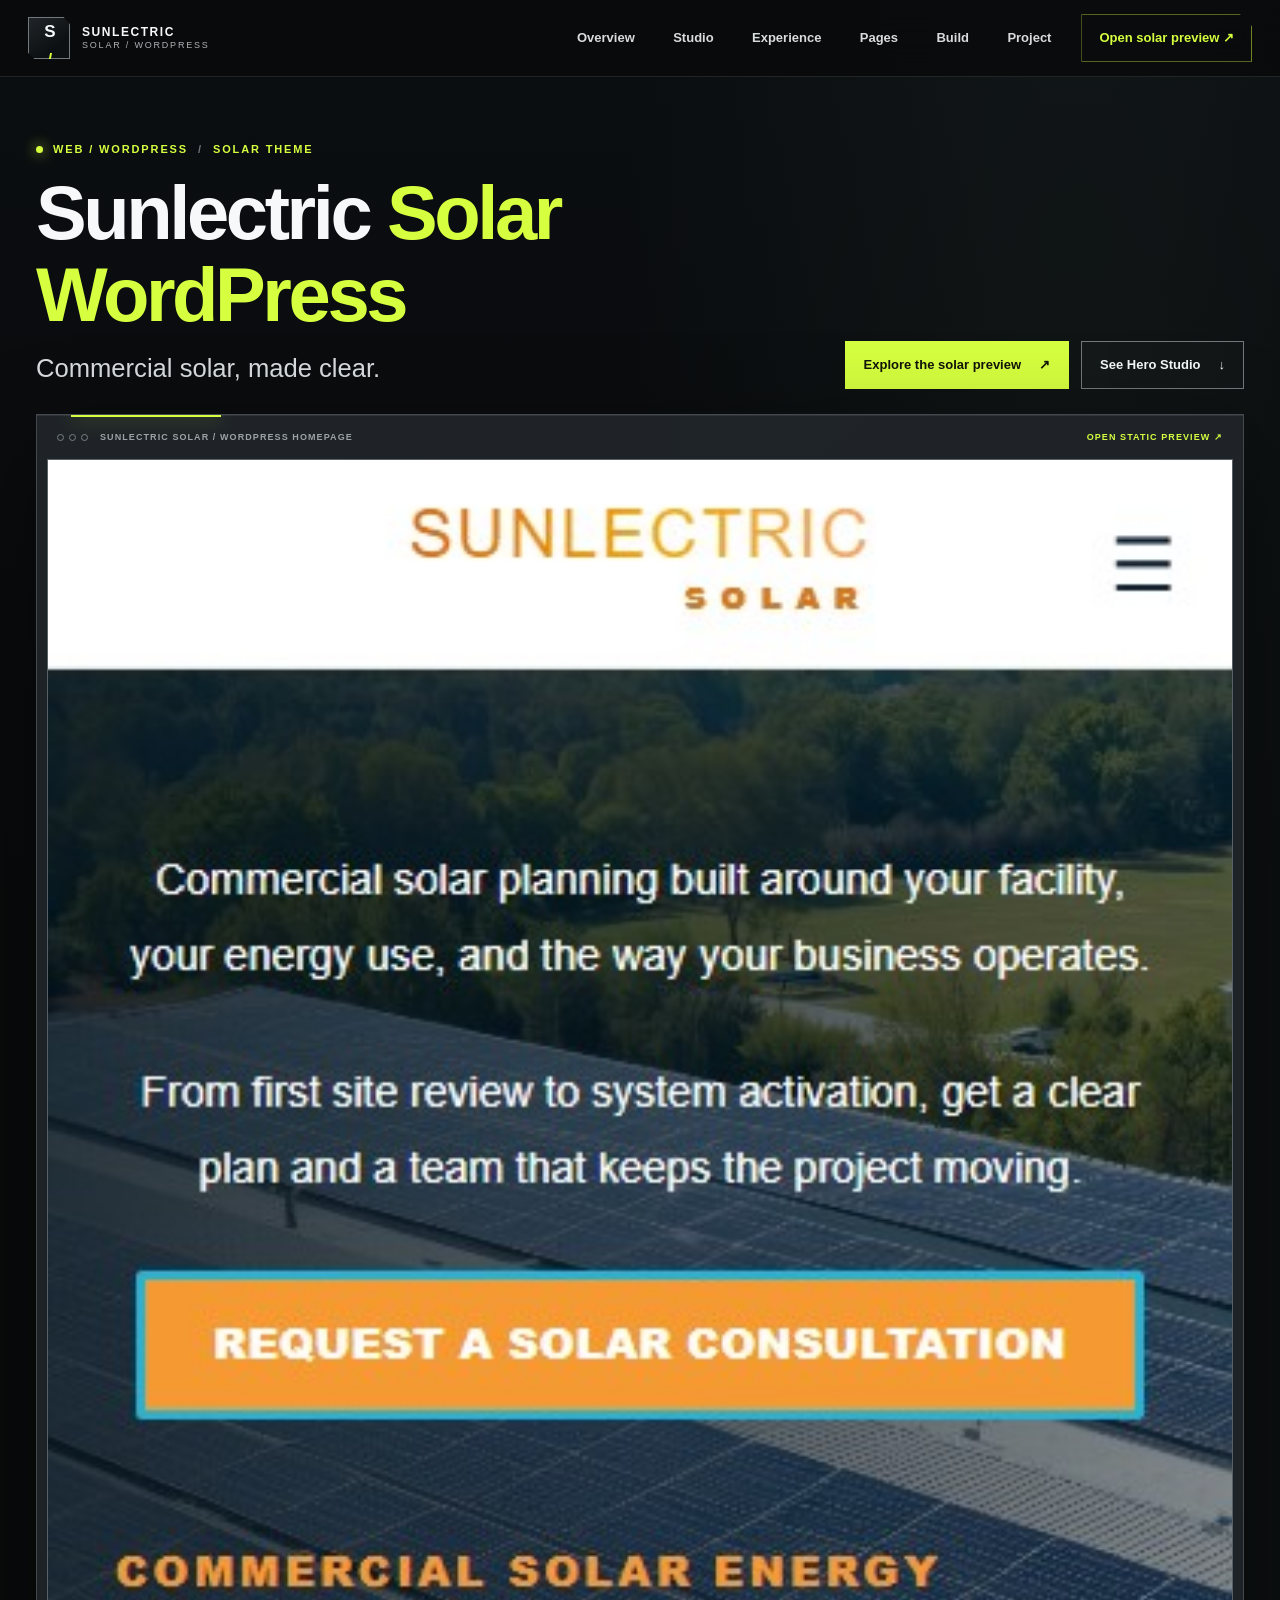
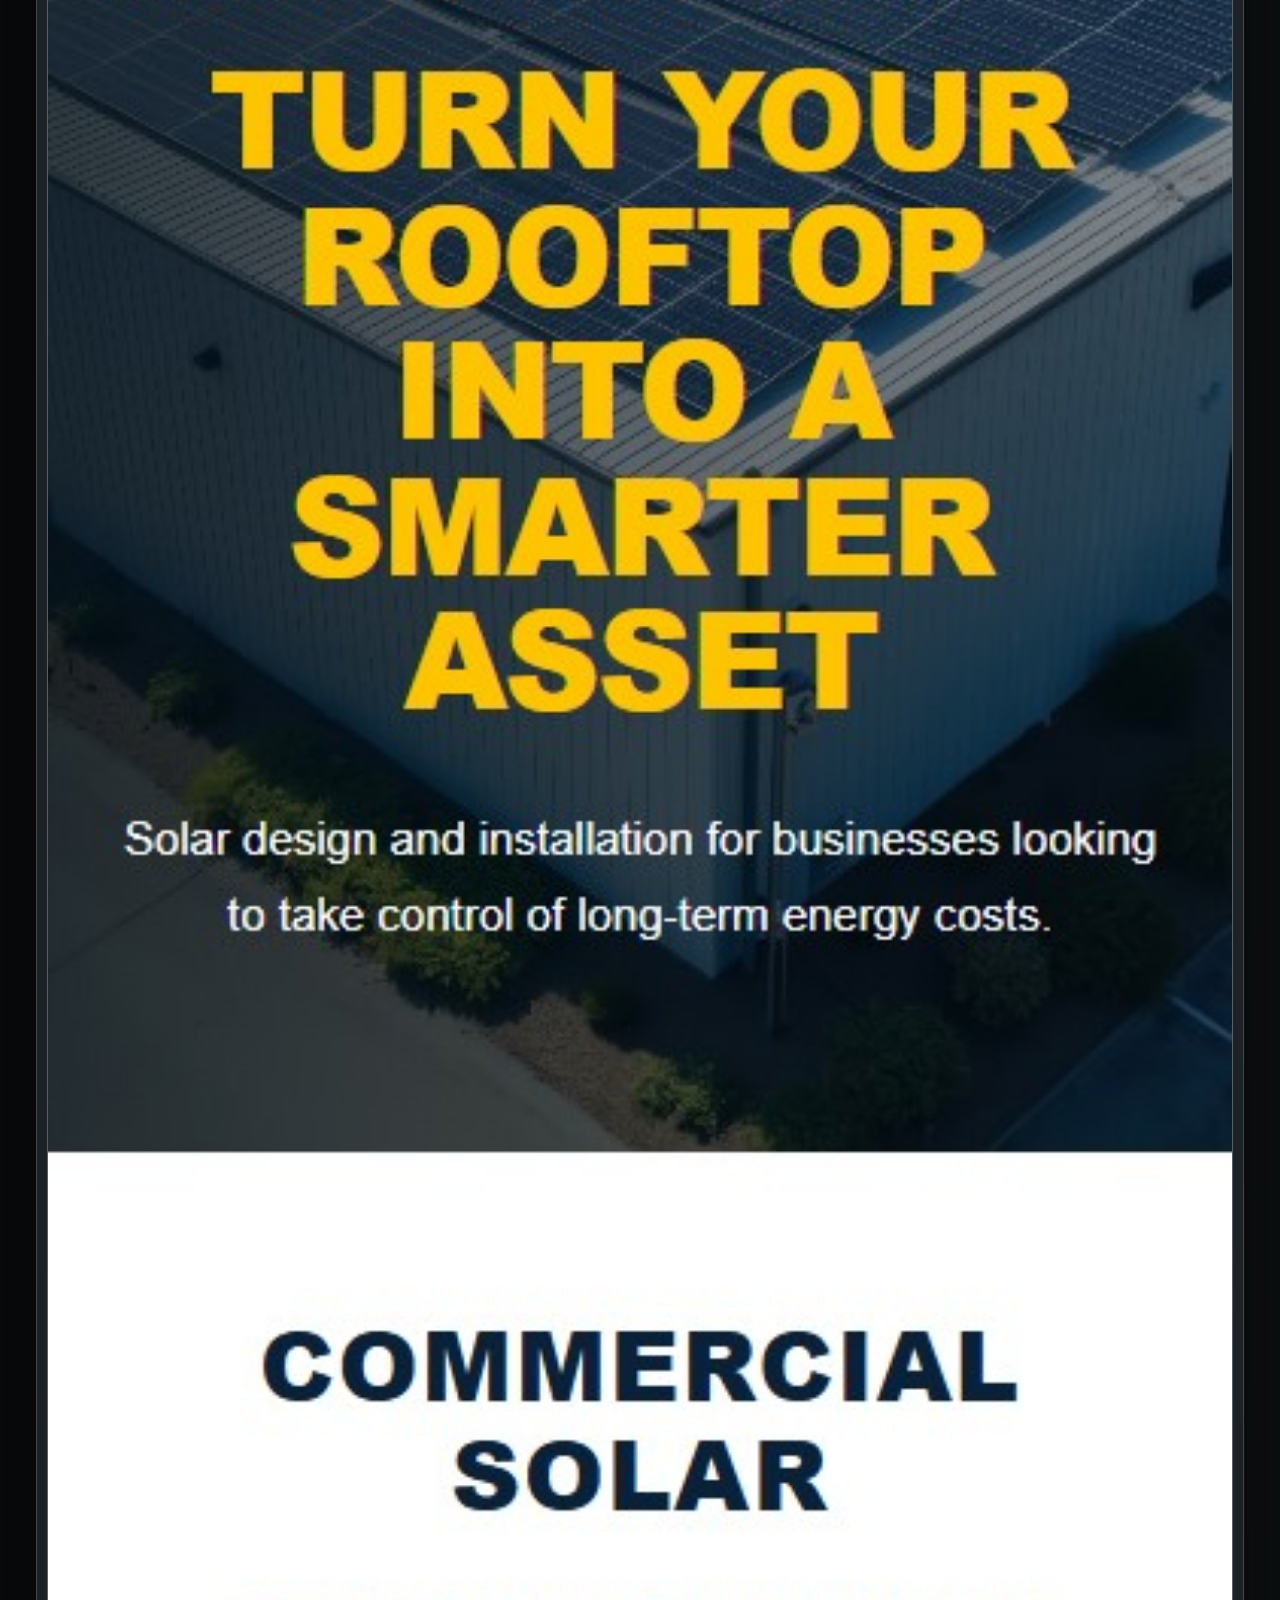
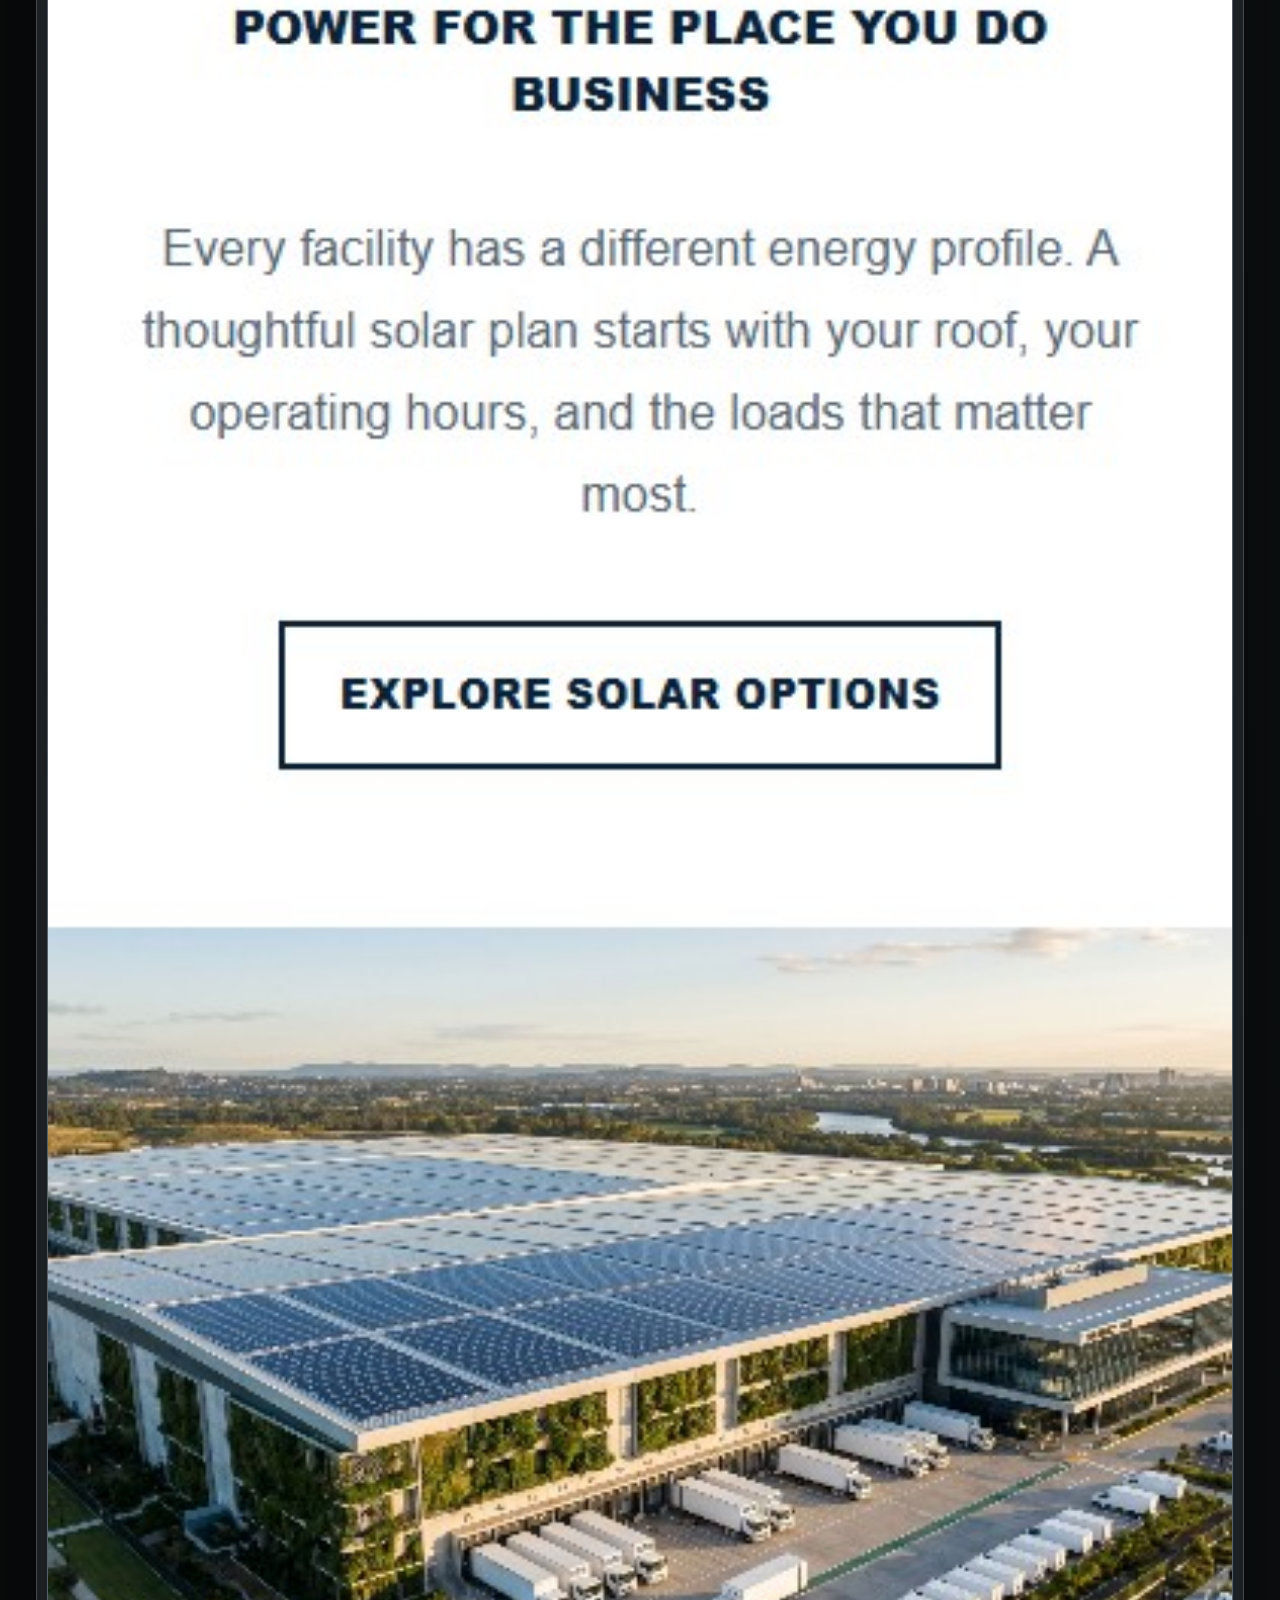
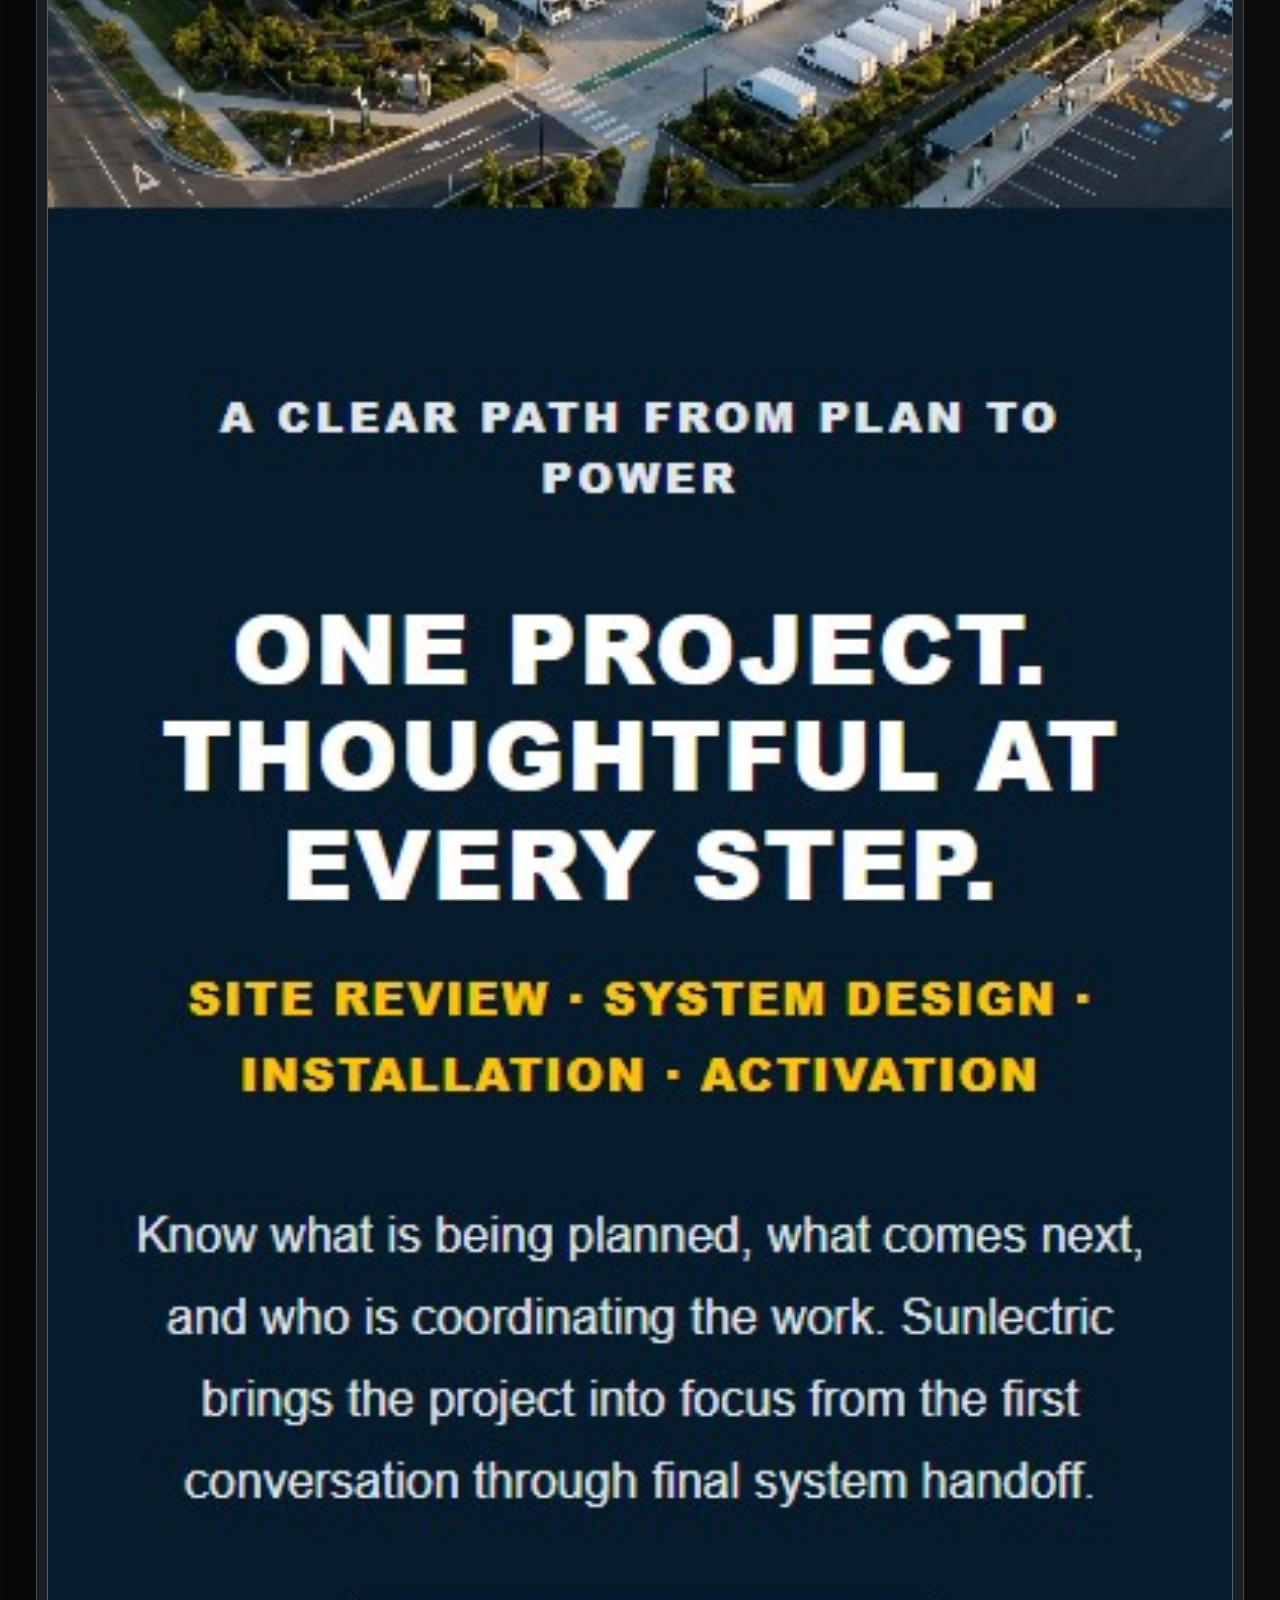
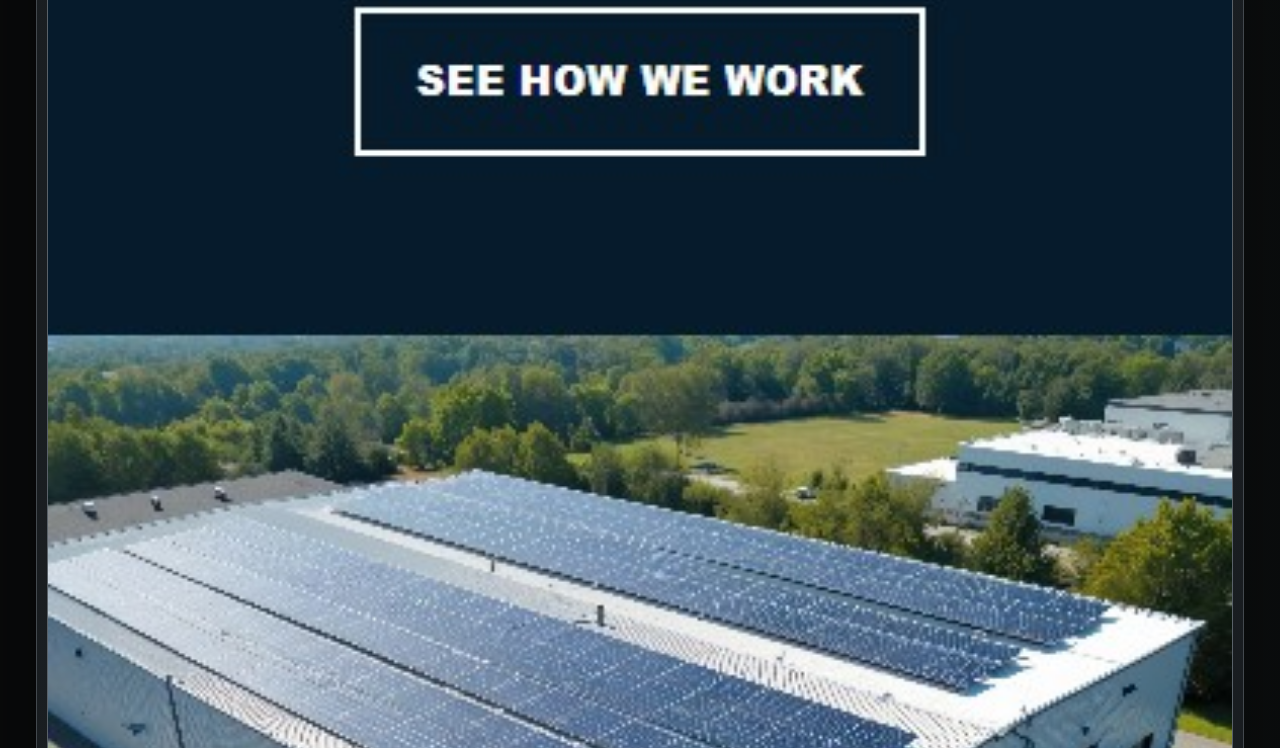
<file: index.html>
<!doctype html>
<html lang="en">
<head>
  <meta charset="utf-8">
  <meta name="viewport" content="width=device-width, initial-scale=1">
  <meta name="description" content="Explore the Sunlectric Solar WordPress theme, its canvas Hero Studio, and the theme options for type, color, header, contact, and map.">
  <meta name="author" content="Joseph Edwards">
  <meta name="theme-color" content="#090a0b">
  <title>Sunlectric Solar WordPress | Design case study</title>
  <meta property="og:title" content="Sunlectric Solar WordPress | Design case study">
  <meta property="og:description" content="A commercial solar WordPress theme with a canvas Hero Studio and theme options for type, color, header, contact, and map.">
  <meta property="og:type" content="website">
  <meta property="og:image" content="docs/previews/desktop-fold.jpg">
  <meta property="og:image:alt" content="Sunlectric Solar commercial solar WordPress homepage preview">
  <meta name="twitter:card" content="summary_large_image">
  <link rel="icon" href="assets/showcase-favicon.svg" type="image/svg+xml">
  <link rel="stylesheet" href="assets/showcase.css">
</head>
<body>
  <a class="skip-link" href="#main">Skip to content</a>
  <header class="masthead">
    <div class="masthead-inner">
      <a class="brand-lockup" href="#top" aria-label="Sunlectric Solar case study home">
        <span class="brand-glyph" aria-hidden="true">S<span>/</span></span>
        <span><strong>SUNLECTRIC</strong><small>SOLAR / WORDPRESS</small></span>
      </a>
      <nav class="main-nav" aria-label="Case study navigation">
        <a href="#overview">Overview</a>
        <a href="#studio">Studio</a>
        <a href="#design">Experience</a>
        <a href="#pages">Pages</a>
        <a href="#build">Build</a>
        <a href="#release">Project</a>
      </nav>
      <a class="nav-cta" href="demo.html">Open solar preview <span aria-hidden="true">↗</span></a>
      <details class="mobile-nav">
        <summary aria-label="Open navigation"><span></span><span></span></summary>
        <nav aria-label="Mobile navigation">
          <a href="#overview">Overview</a><a href="#studio">Studio</a><a href="#design">Experience</a><a href="#pages">Pages</a><a href="#build">Build</a><a href="#release">Project</a>
          <a href="demo.html">Open solar preview ↗</a>
        </nav>
      </details>
    </div>
  </header>

  <main id="main">
    <section class="hero shell" id="top" aria-labelledby="page-title">
      <div class="hero-heading">
        <div class="hero-copy">
          <p class="eyebrow"><span class="status-dot"></span> WEB / WORDPRESS <span class="eyebrow-sep">/</span> SOLAR THEME</p>
          <h1 id="page-title">Sunlectric <span>Solar WordPress</span></h1>
          <p class="hero-lead">Commercial solar, made clear.</p>
        </div>
        <div class="hero-actions">
          <a class="button button-primary" href="demo.html">Explore the solar preview <span aria-hidden="true">↗</span></a>
          <a class="button button-quiet" href="#studio">See Hero Studio <span aria-hidden="true">↓</span></a>
        </div>
      </div>
      <div class="hero-site-preview">
        <div class="preview-browser-bar"><span class="browser-dots" aria-hidden="true"><i></i><i></i><i></i></span><span>SUNLECTRIC SOLAR / WORDPRESS HOMEPAGE</span><a href="demo.html">OPEN STATIC PREVIEW ↗</a></div>
        <a class="hero-fold-shot" href="docs/previews/desktop-fold.jpg" aria-label="Open the Sunlectric Solar desktop homepage preview">
          <picture><source media="(max-width: 720px)" srcset="docs/previews/mobile.jpg"><img src="docs/previews/desktop-fold.jpg" width="1440" height="900" alt="Sunlectric Solar WordPress homepage with a commercial solar facility hero, gold headline, orange actions, and solar photography" fetchpriority="high"></picture>
        </a>
      </div>
      <p class="preview-disclaimer">A responsive HTML representation of the private WordPress theme. Preview contact actions do not submit information.</p>
      <div class="hero-underbar"><span>VERSION <b>1.10.1</b></span><span>CANVAS HERO STUDIO</span><span>THEME OPTIONS</span></div>
    </section>

    <section class="section shell" id="overview">
      <div class="section-heading">
        <div><p class="section-index">01 / RESPONSIVE PREVIEW</p><h2>One solar site. Every screen.</h2></div>
        <p>Explore the desktop and mobile layouts, from the first solar consultation through services, project planning, questions, and next steps.</p>
      </div>
      <div class="preview-grid">
        <article class="preview-panel glass-card">
          <div class="panel-top"><span>DESKTOP / FULL PAGE</span><span class="panel-dots" aria-hidden="true"><i></i><i></i><i></i></span></div>
          <a href="docs/previews/desktop.jpg"><img src="docs/previews/desktop.jpg" width="1440" height="5969" alt="Full-page desktop view of the Sunlectric Solar WordPress homepage" loading="lazy"></a>
          <div class="panel-caption"><span>Desktop experience</span><a href="demo.html">Open the static preview ↗</a></div>
        </article>
        <article class="preview-panel preview-mobile glass-card">
          <div class="panel-top"><span>MOBILE / FULL PAGE</span><span class="panel-dots" aria-hidden="true"><i></i><i></i><i></i></span></div>
          <a href="docs/previews/mobile.jpg"><img src="docs/previews/mobile.jpg" width="390" height="7925" alt="Full-page mobile view of the Sunlectric Solar WordPress homepage" loading="lazy"></a>
          <div class="panel-caption"><span>Mobile experience</span><a href="demo.html">Open the static preview ↗</a></div>
        </article>
      </div>
    </section>

    <section class="section section-alt" id="studio">
      <div class="shell">
        <div class="section-heading">
          <div><p class="section-index">02 / CUSTOM HERO STUDIO</p><h2>Edit the hero on the canvas.</h2></div>
          <p>Hero Studio is the theme’s own editor for the homepage story. Theme options set the rest of the site: type, color, header, contact, and map.</p>
        </div>
        <div class="studio-layout">
          <div class="studio-board glass-card">
            <div class="studio-board__bar"><span>HERO STUDIO</span><span>SLIDES · PLAYBACK · HERO DESIGN</span></div>
            <div class="studio-film" aria-hidden="true"><b>01</b><b>02</b><b>03</b><span>Add</span></div>
            <div class="studio-stage">
              <p>COMMERCIAL SOLAR</p>
              <strong>Make your roof work for your business.</strong>
              <em>Selected · Headline</em>
            </div>
            <div class="studio-lanes" aria-hidden="true">
              <span><i style="width:54%"></i></span>
              <span><i class="is-text" style="width:40%;margin-left:8%"></i><i class="is-exit" style="width:12%"></i></span>
              <span><i class="is-text" style="width:40%;margin-left:14%"></i><i class="is-exit" style="width:12%"></i></span>
              <span><i class="is-text" style="width:40%;margin-left:20%"></i><i class="is-exit" style="width:12%"></i></span>
              <span><i class="is-text" style="width:40%;margin-left:26%"></i><i class="is-exit" style="width:12%"></i></span>
            </div>
            <div class="studio-board__foot"><span>Reset timing</span><span>Headline starts at 230 ms</span></div>
          </div>
          <div class="studio-notes">
            <article>
              <h3>Hero Studio</h3>
              <ul>
                <li>Eight solar stories, with the first three ready to show</li>
                <li>Click a layer to change its words, font, color, and size</li>
                <li>Time each layer on its own, then reset the default stagger</li>
                <li>Still image or muted video, overlay, and two buttons</li>
                <li>Desktop, mobile, and full-screen preview before you save</li>
              </ul>
            </article>
            <article>
              <h3>Theme options</h3>
              <ul>
                <li>One-page or multi-page presentation</li>
                <li>Site fonts, brand colors, and button styling</li>
                <li>Sticky header, scroll shrink, and menu motion</li>
                <li>Logos for the main header, the scrolled state, and mobile</li>
                <li>Contact recipient and a keyless OpenStreetMap location</li>
              </ul>
            </article>
          </div>
        </div>
      </div>
    </section>

    <section class="section section-alt" id="design">
      <div class="shell">
        <div class="section-heading">
          <div><p class="section-index">03 / CUSTOMER EXPERIENCE</p><h2>A clearer path to a solar plan.</h2></div>
          <p>Give business owners a straightforward way to understand the project, compare options, and decide what to explore next.</p>
        </div>
        <div class="benefit-grid">
          <article class="benefit-card"><span class="card-number">01</span><h3>Start with the facility</h3><p>Introduce rooftop systems and energy planning in the context of the building and its operating needs.</p></article>
          <article class="benefit-card"><span class="card-number">02</span><h3>Make options readable</h3><p>Present solar generation, storage, and project steps with plain language and clear section hierarchy.</p></article>
          <article class="benefit-card"><span class="card-number">03</span><h3>Keep the next step visible</h3><p>Responsive navigation and consultation actions give visitors a clear path through the page.</p></article>
          <article class="benefit-card"><span class="card-number">04</span><h3>Adapt the identity</h3><p>Gold headings, orange actions, dark solar photography, and alternating photo sections preserve the source design in Sunlectric branding.</p></article>
        </div>
      </div>
    </section>

    <section class="section" id="pages">
      <div class="shell">
        <div class="section-heading">
          <div><p class="section-index">04 / PRESENTATION OPTIONS</p><h2>One page or a fuller site.</h2></div>
          <p>Use the single-page layout for a focused introduction, or open the multi-page version with dedicated About Us and Contact Us pages.</p>
        </div>
        <div class="page-preview-grid">
          <article class="page-preview-card glass-card"><a href="demo.html"><img src="docs/previews/desktop-fold.jpg" width="1440" height="900" alt="Single-page Sunlectric Solar homepage preview" loading="lazy"></a><div><h3>Single-page</h3><p>A complete solar introduction in one scrolling experience.</p><a class="text-action" href="demo.html">Open single-page preview ↗</a></div></article>
          <article class="page-preview-card glass-card"><a href="about.html"><img src="docs/previews/about.jpg" width="1440" height="3191" alt="Sunlectric Solar About Us page preview" loading="lazy"></a><div><h3>About Us</h3><p>A separate page for the approach, values, and project story.</p><a class="text-action" href="about.html">Open About Us ↗</a></div></article>
          <article class="page-preview-card glass-card"><a href="contact.html"><img src="docs/previews/contact.jpg" width="1440" height="900" alt="Sunlectric Solar Contact Us page preview" loading="lazy"></a><div><h3>Contact Us</h3><p>A dedicated inquiry page with an optional, keyless OpenStreetMap location.</p><a class="text-action" href="contact.html">Open Contact Us ↗</a></div></article>
        </div>
        <div class="page-preview-actions"><a class="button button-primary" href="demo-multipage.html">Open multi-page homepage ↗</a></div>
        <div class="footer-preview-heading"><h3>Footer map options</h3><p>The map can appear on Contact Us above a plain footer, or sit above the footer across the whole site.</p></div>
        <div class="footer-preview-grid">
          <a class="footer-preview-card glass-card" href="contact.html?footer-map=off"><span>STANDARD FOOTER</span><img src="docs/previews/footer-no-map.jpg" width="1440" height="145" alt="Sunlectric footer without map" loading="lazy"></a>
          <a class="footer-preview-card glass-card" href="contact.html?footer-map=on"><span>FOOTER WITH MAP</span><img src="docs/previews/footer-with-map.jpg" width="1440" height="595" alt="Sunlectric footer with OpenStreetMap" loading="lazy"></a>
        </div>
      </div>
    </section>

    <section class="section shell" id="build">
      <div class="section-heading">
        <div><p class="section-index">05 / BUILD SHEET</p><h2>Theme capabilities and technology.</h2></div>
        <p>A lightweight WordPress theme with its own Hero Studio, theme options for type and color, responsive layouts, and an optional Elementor path.</p>
      </div>
      <div class="build-layout">
        <div class="stack-grid" aria-label="Technology stack">
          <article class="stack-card"><img class="stack-icon" src="assets/icons/php-glass.webp" width="112" height="112" loading="lazy" alt=""><div><h3>PHP</h3><p>WordPress theme setup and templates.</p></div></article>
          <article class="stack-card"><img class="stack-icon" src="assets/icons/wordpress-glass.webp" width="112" height="112" loading="lazy" alt=""><div><h3>WordPress + Elementor</h3><p>Theme files, Hero Studio, and an optional visual homepage.</p></div></article>
          <article class="stack-card"><img class="stack-icon" src="assets/icons/html5-glass.webp" width="112" height="112" loading="lazy" alt=""><div><h3>HTML5</h3><p>Semantic page structure and accessible navigation.</p></div></article>
          <article class="stack-card"><img class="stack-icon" src="assets/icons/css3-glass.webp" width="112" height="112" loading="lazy" alt=""><div><h3>CSS3</h3><p>Responsive editorial layout and solar color palette.</p></div></article>
          <article class="stack-card"><img class="stack-icon" src="assets/icons/javascript-glass.webp" width="112" height="112" loading="lazy" alt=""><div><h3>JavaScript</h3><p>Hero playback, timeline editing, and mobile navigation.</p></div></article>
          <article class="stack-card"><img class="stack-icon" src="assets/icons/webp-glass.webp" width="112" height="112" loading="lazy" alt=""><div><h3>WebP icons</h3><p>Compressed glass artwork for the showcase build sheet.</p></div></article>
        </div>
        <aside class="requirements-card glass-card">
          <p class="section-index">COMPATIBILITY BASELINE</p>
          <div class="requirement"><span>WordPress</span><strong>6.4+</strong></div>
          <div class="requirement"><span>PHP</span><strong>7.4+</strong></div>
          <div class="requirement"><span>Plugins required</span><strong>None</strong></div>
          <p class="requirements-note">The starter page uses WordPress core. Free Elementor can replace it with a visual page. Update example copy, links, and contact details before launch.</p>
          <a class="text-action" href="README.md">Review theme details <span aria-hidden="true">↗</span></a>
        </aside>
      </div>
    </section>

    <section class="section shell" id="release">
      <div class="release-panel glass-card">
        <div><p class="section-index">06 / PROJECT SUMMARY</p><h2>Explore the design.<br><span>See the solar preview.</span></h2></div>
        <div class="release-copy"><p>Sunlectric Solar WordPress brings a commercial solar homepage, a canvas Hero Studio, and theme options for type, color, header, contact, and map together in a compact theme.</p><p>Browse the rendered previews or open the static representation. Demo contact actions are presentational only.</p><div class="release-actions"><a class="button button-primary" href="demo.html">Open the solar preview <span aria-hidden="true">↗</span></a><a class="button button-outline" href="README.md">Read theme details <span aria-hidden="true">↗</span></a></div></div>
      </div>
    </section>
  </main>
  <footer class="site-footer"><div class="shell footer-inner"><a class="brand-lockup" href="#top"><span class="brand-glyph" aria-hidden="true">S<span>/</span></span><span><strong>SUNLECTRIC</strong><small>SOLAR / WORDPRESS</small></span></a><p>Built by Joseph Edwards · Theme showcase · Version 1.10.1</p><a href="demo.html">Open the preview ↗</a></div></footer>
</body>
</html>
</file>
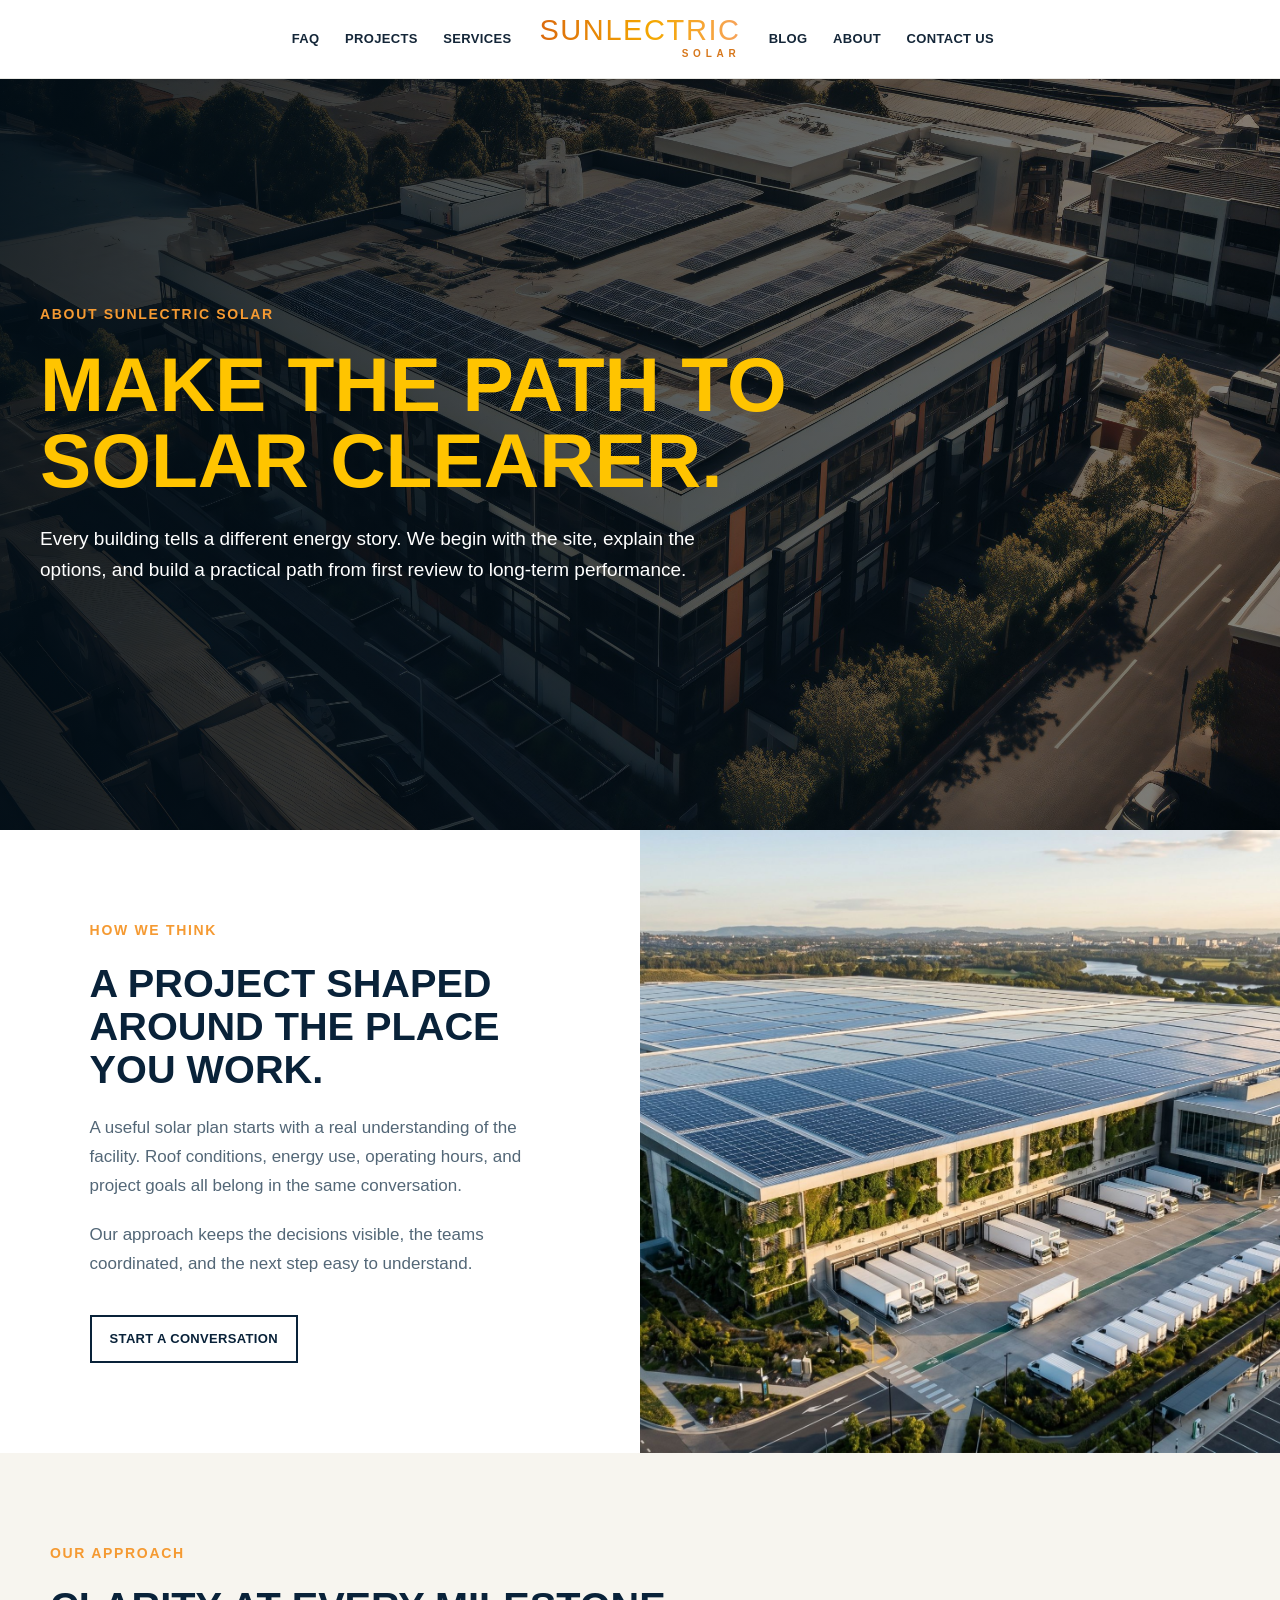
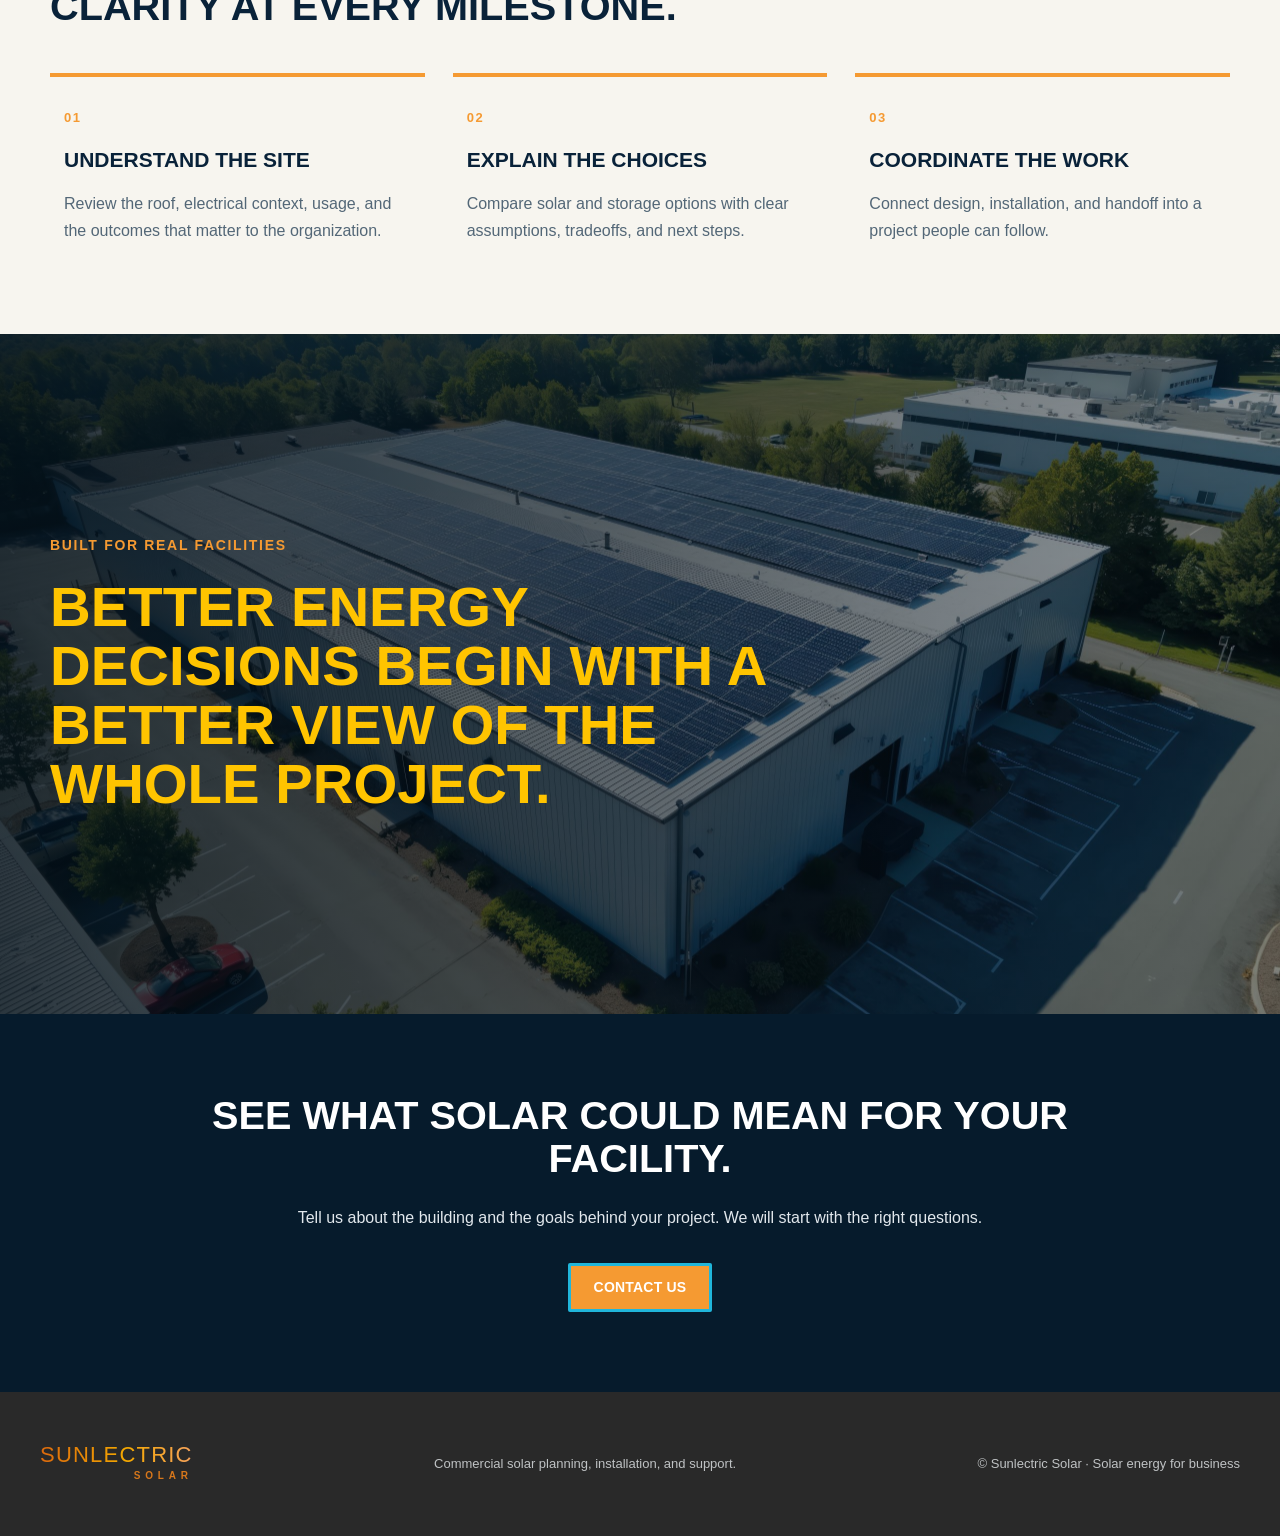
<file: about.html>
<!doctype html>
<html lang="en">
<head>
<meta charset="utf-8"><meta name="viewport" content="width=device-width, initial-scale=1">
<meta name="description" content="About Sunlectric Solar: a clear approach to commercial solar projects.">
<title>About Us | Sunlectric Solar</title>
<link rel="icon" href="assets/showcase-favicon.svg" type="image/svg+xml">
<link rel="stylesheet" href="assets/style.css?v=1.3.2"><link rel="stylesheet" href="assets/pages.css?v=1.3.2">
<script src="assets/site.js?v=1.3.2" defer></script>
</head>
<body>
<div class="wp-site-blocks"><header class="sunlectric-header"><div class="sunlectric-header__inner">
  <nav class="sunlectric-nav-left" aria-label="Navigation left of logo"><a href="demo-multipage.html#faq">FAQ</a><a href="demo-multipage.html#projects">Projects</a><a href="demo-multipage.html#solutions">Services</a></nav>
  <a class="sunlectric-brand" href="demo-multipage.html" aria-label="Sunlectric Solar home"><span class="sunlectric-brand__name">SUNLECTRIC<span class="sunlectric-brand__descriptor">SOLAR</span></span></a>
  <nav class="sunlectric-nav-right" aria-label="Navigation right of logo"><a href="demo-multipage.html#blog">Blog</a><a href="about.html" aria-current="page">About</a><a href="contact.html">Contact us</a></nav>
  <details class="sunlectric-nav__mobile"><summary aria-label="Open navigation menu">☰</summary><nav class="sunlectric-nav__mobile-links" aria-label="Mobile navigation"><a href="demo-multipage.html#faq">FAQ</a><a href="demo-multipage.html#projects">Projects</a><a href="demo-multipage.html#solutions">Services</a><a href="demo-multipage.html#blog">Blog</a><a href="about.html">About</a><a href="contact.html">Contact us</a></nav></details>
</div></header>
<main id="main">
  <section class="sunlectric-inner-hero sunlectric-inner-hero--about"><div class="sunlectric-inner-hero__inner"><p class="sunlectric-eyebrow">About Sunlectric Solar</p><h1>Make the path to solar clearer.</h1><p>Every building tells a different energy story. We begin with the site, explain the options, and build a practical path from first review to long-term performance.</p></div></section>
  <section class="sunlectric-page-intro"><div class="sunlectric-page-intro__copy"><p class="sunlectric-eyebrow">How we think</p><h2>A project shaped around the place you work.</h2><p>A useful solar plan starts with a real understanding of the facility. Roof conditions, energy use, operating hours, and project goals all belong in the same conversation.</p><p>Our approach keeps the decisions visible, the teams coordinated, and the next step easy to understand.</p><a class="sunlectric-link-button" href="contact.html">Start a conversation</a></div><figure><img src="assets/images/solar-logistics-campus.jpeg" alt="Commercial building with a large rooftop solar array" loading="lazy"></figure></section>
  <section class="sunlectric-values"><div class="sunlectric-values__inner"><p class="sunlectric-eyebrow">Our approach</p><h2>Clarity at every milestone.</h2><div class="sunlectric-values__grid"><article><span>01</span><h3>Understand the site</h3><p>Review the roof, electrical context, usage, and the outcomes that matter to the organization.</p></article><article><span>02</span><h3>Explain the choices</h3><p>Compare solar and storage options with clear assumptions, tradeoffs, and next steps.</p></article><article><span>03</span><h3>Coordinate the work</h3><p>Connect design, installation, and handoff into a project people can follow.</p></article></div></div></section>
  <section class="sunlectric-inner-photo"><div><p class="sunlectric-eyebrow">Built for real facilities</p><h2>Better energy decisions begin with a better view of the whole project.</h2></div></section>
  <section class="sunlectric-page-outro"><div><h2>See what solar could mean for your facility.</h2><p>Tell us about the building and the goals behind your project. We will start with the right questions.</p><a class="sunlectric-button" href="contact.html">Contact us</a></div></section>
</main>
<footer class="sunlectric-footer"><div class="sunlectric-footer__inner"><a class="sunlectric-brand" href="demo-multipage.html" aria-label="Sunlectric Solar home"><span class="sunlectric-brand__name">SUNLECTRIC<span class="sunlectric-brand__descriptor">SOLAR</span></span></a><p>Commercial solar planning, installation, and support.</p><p>© Sunlectric Solar · Solar energy for business</p></div></footer>
</div>
</body>
</html>
</file>
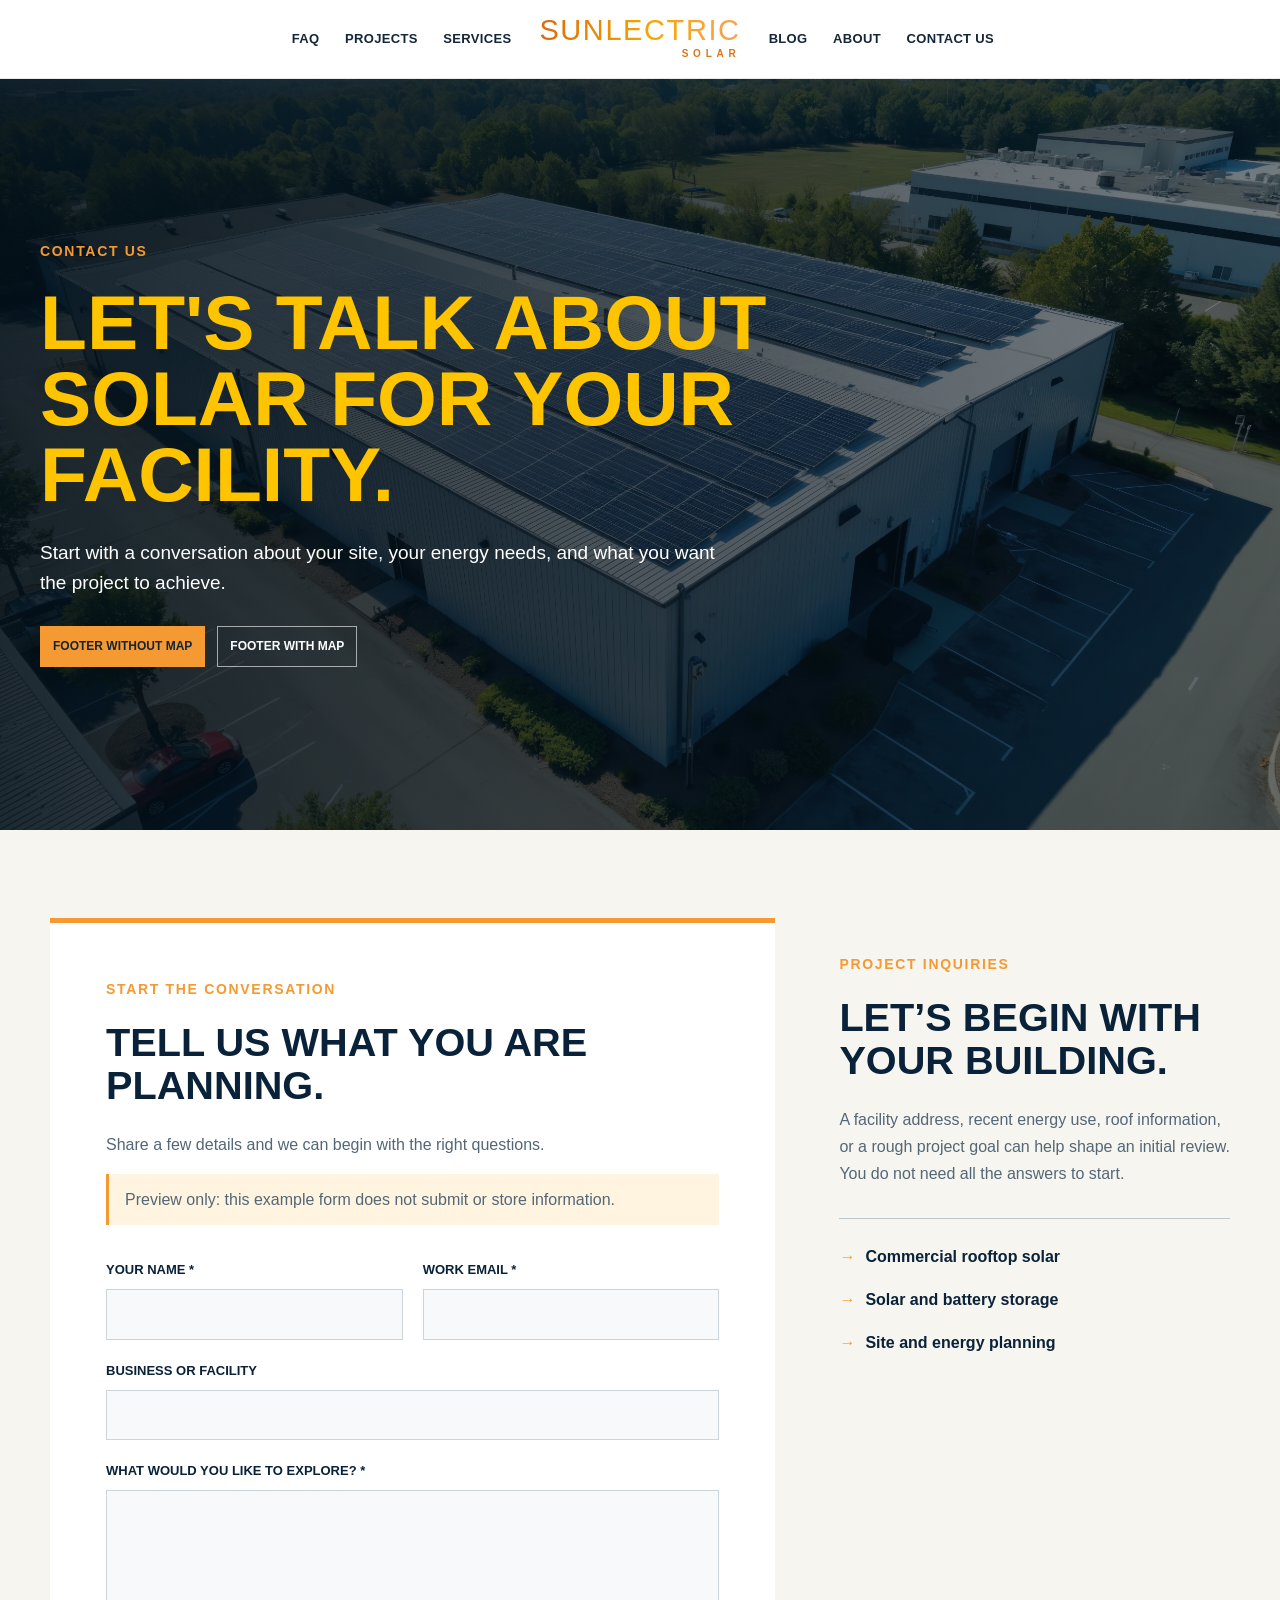
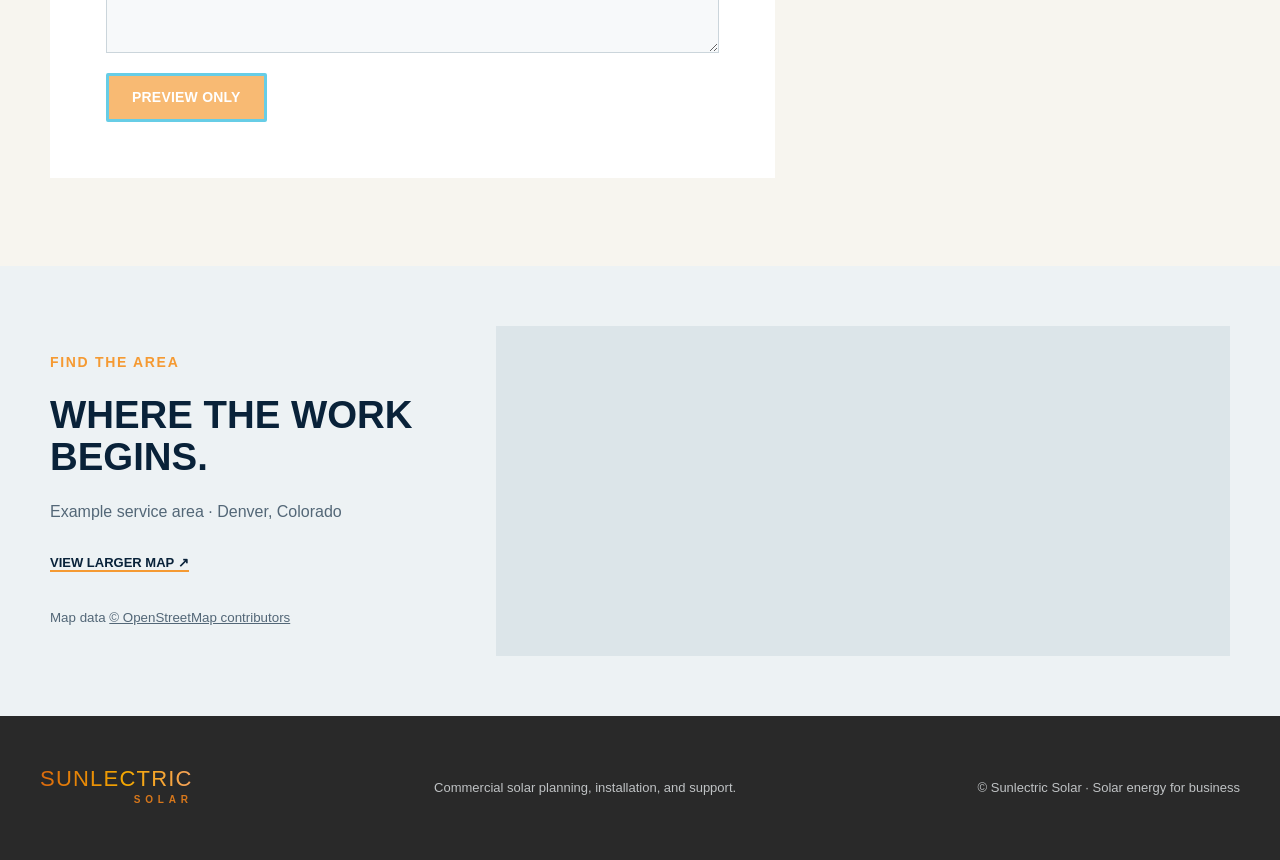
<file: contact.html>
<!doctype html>
<html lang="en">
<head>
<meta charset="utf-8"><meta name="viewport" content="width=device-width, initial-scale=1">
<meta name="description" content="Sunlectric Solar WordPress multi-page contact preview with optional OpenStreetMap footer.">
<title>Contact Us | Sunlectric Solar</title>
<link rel="icon" href="assets/showcase-favicon.svg" type="image/svg+xml">
<link rel="stylesheet" href="assets/style.css?v=1.3.2"><link rel="stylesheet" href="assets/pages.css?v=1.3.2">
<script src="assets/site.js?v=1.3.2" defer></script>
</head>
<body>
<div class="wp-site-blocks"><header class="sunlectric-header"><div class="sunlectric-header__inner">
  <nav class="sunlectric-nav-left" aria-label="Navigation left of logo"><a href="demo-multipage.html#faq">FAQ</a><a href="demo-multipage.html#projects">Projects</a><a href="demo-multipage.html#solutions">Services</a></nav>
  <a class="sunlectric-brand" href="demo-multipage.html" aria-label="Sunlectric Solar home"><span class="sunlectric-brand__name">SUNLECTRIC<span class="sunlectric-brand__descriptor">SOLAR</span></span></a>
  <nav class="sunlectric-nav-right" aria-label="Navigation right of logo"><a href="demo-multipage.html#blog">Blog</a><a href="about.html">About</a><a href="contact.html" aria-current="page">Contact us</a></nav>
  <details class="sunlectric-nav__mobile"><summary aria-label="Open navigation menu">☰</summary><nav class="sunlectric-nav__mobile-links" aria-label="Mobile navigation"><a href="demo-multipage.html#faq">FAQ</a><a href="demo-multipage.html#projects">Projects</a><a href="demo-multipage.html#solutions">Services</a><a href="demo-multipage.html#blog">Blog</a><a href="about.html">About</a><a href="contact.html">Contact us</a></nav></details>
</div></header>
<main id="main">
  <section class="sunlectric-inner-hero sunlectric-inner-hero--contact"><div class="sunlectric-inner-hero__inner"><p class="sunlectric-eyebrow">Contact us</p><h1>Let's talk about solar for your facility.</h1><p>Start with a conversation about your site, your energy needs, and what you want the project to achieve.</p><div class="sunlectric-preview-switch" aria-label="Footer map previews"><a href="contact.html?footer-map=off" data-map-choice="off">Footer without map</a><a href="contact.html?footer-map=on" data-map-choice="on">Footer with map</a></div></div></section>
  <section class="sunlectric-contact-layout"><div class="sunlectric-contact-layout__inner"><div class="sunlectric-contact-form"><p class="sunlectric-eyebrow">Start the conversation</p><h2>Tell us what you are planning.</h2><p>Share a few details and we can begin with the right questions.</p><p class="sunlectric-form-note">Preview only: this example form does not submit or store information.</p><form><div class="sunlectric-form-grid"><label>Your name *<input type="text" autocomplete="name" disabled></label><label>Work email *<input type="email" autocomplete="email" disabled></label></div><label>Business or facility<input type="text" autocomplete="organization" disabled></label><label>What would you like to explore? *<textarea rows="6" disabled></textarea></label><button class="sunlectric-button" type="button" disabled>Preview only</button></form></div><aside class="sunlectric-contact-aside"><p class="sunlectric-eyebrow">Project inquiries</p><h2>Let’s begin with your building.</h2><p>A facility address, recent energy use, roof information, or a rough project goal can help shape an initial review. You do not need all the answers to start.</p><ul><li>Commercial rooftop solar</li><li>Solar and battery storage</li><li>Site and energy planning</li></ul></aside></div></section>
  <section class="sunlectric-map sunlectric-map--contact" id="contact-preview-map" aria-label="Example map and location"><div class="sunlectric-map__inner"><div class="sunlectric-map__copy"><p class="sunlectric-eyebrow">Find the area</p><h2>Where the work begins.</h2><p>Example service area · Denver, Colorado</p><a href="https://www.openstreetmap.org/#map=12/39.7392/-104.9903" target="_blank" rel="noopener noreferrer">View larger map ↗</a><small>Map data <a href="https://www.openstreetmap.org/copyright" target="_blank" rel="noopener noreferrer">© OpenStreetMap contributors</a></small></div><iframe title="Example service area map of Denver, Colorado" src="https://www.openstreetmap.org/export/embed.html?bbox=-105.105%2C39.695%2C-104.876%2C39.783&amp;layer=mapnik&amp;marker=39.7392%2C-104.9903" loading="lazy"></iframe></div></section>
</main>
<footer class="sunlectric-footer" id="preview-footer"><div id="footer-map-target"></div><div class="sunlectric-footer__inner"><a class="sunlectric-brand" href="demo-multipage.html" aria-label="Sunlectric Solar home"><span class="sunlectric-brand__name">SUNLECTRIC<span class="sunlectric-brand__descriptor">SOLAR</span></span></a><p>Commercial solar planning, installation, and support.</p><p>© Sunlectric Solar · Solar energy for business</p></div></footer>
</div>
</body>
</html>
</file>
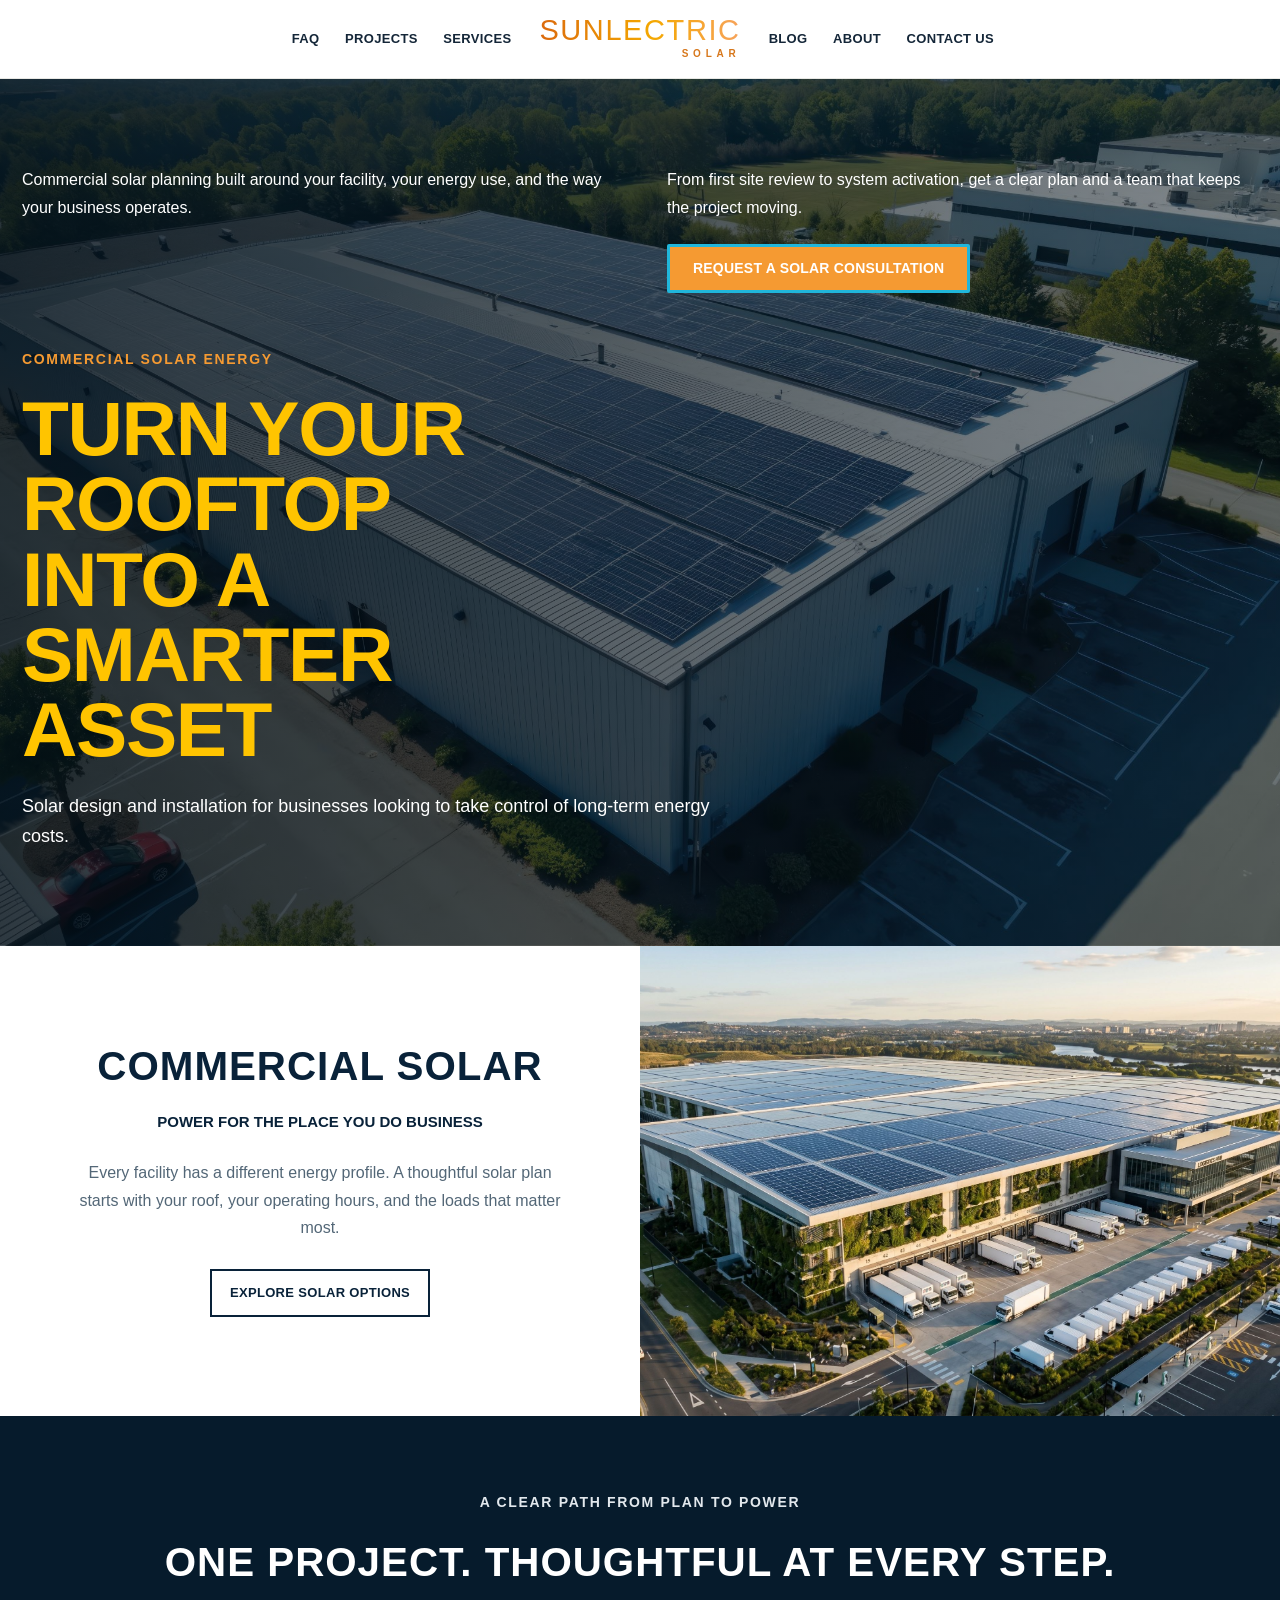
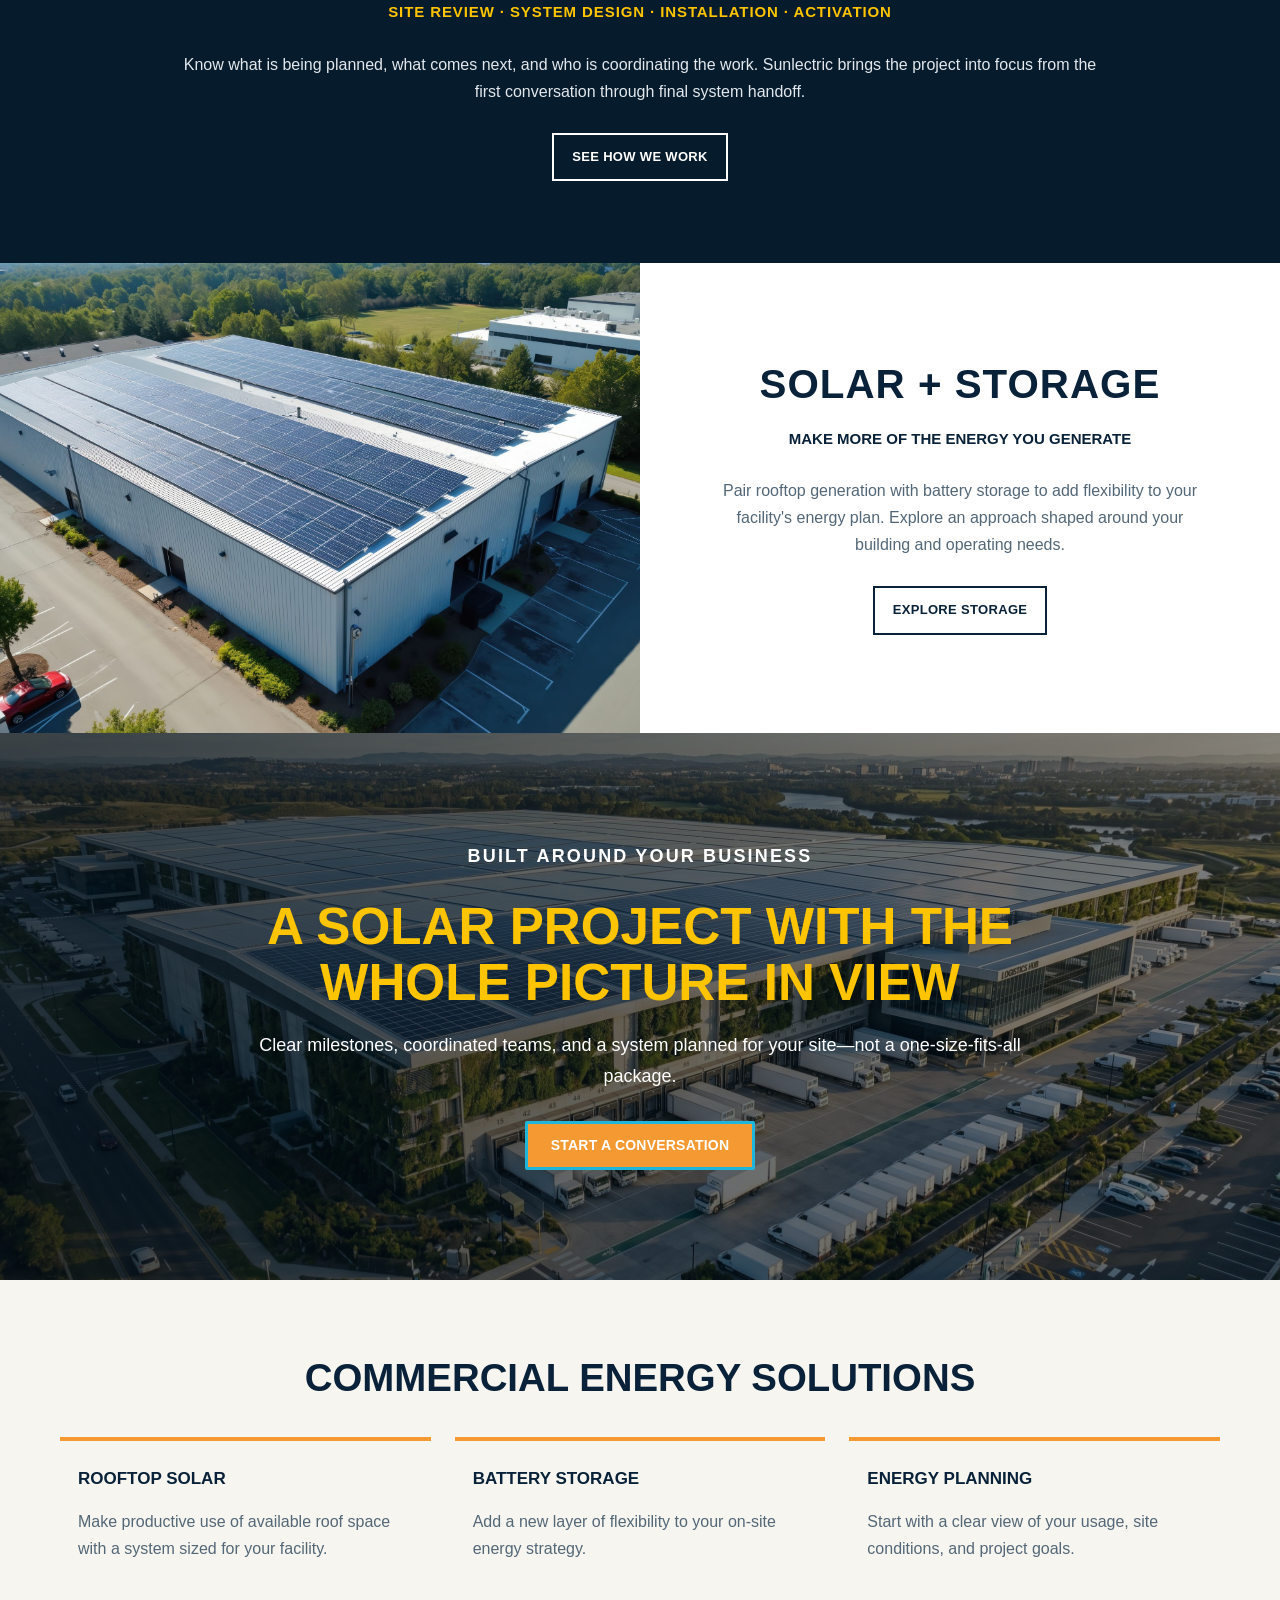
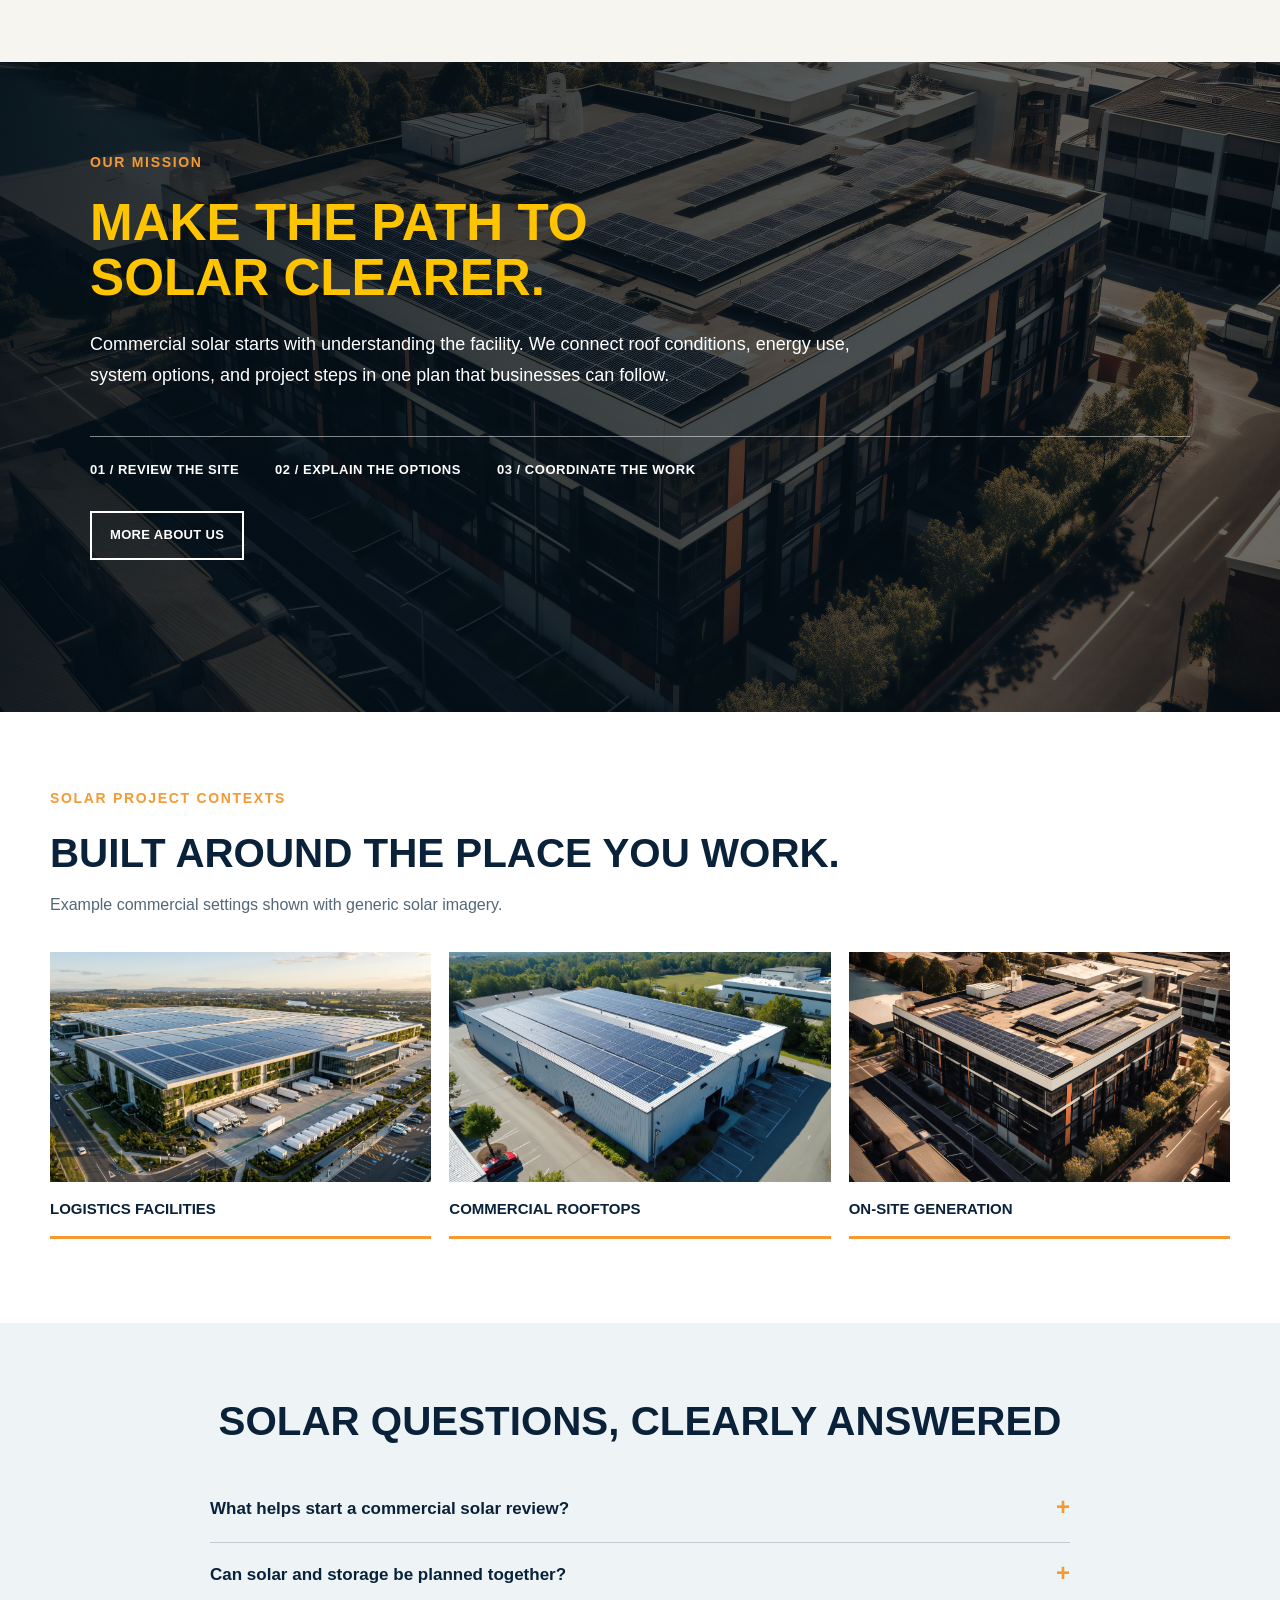
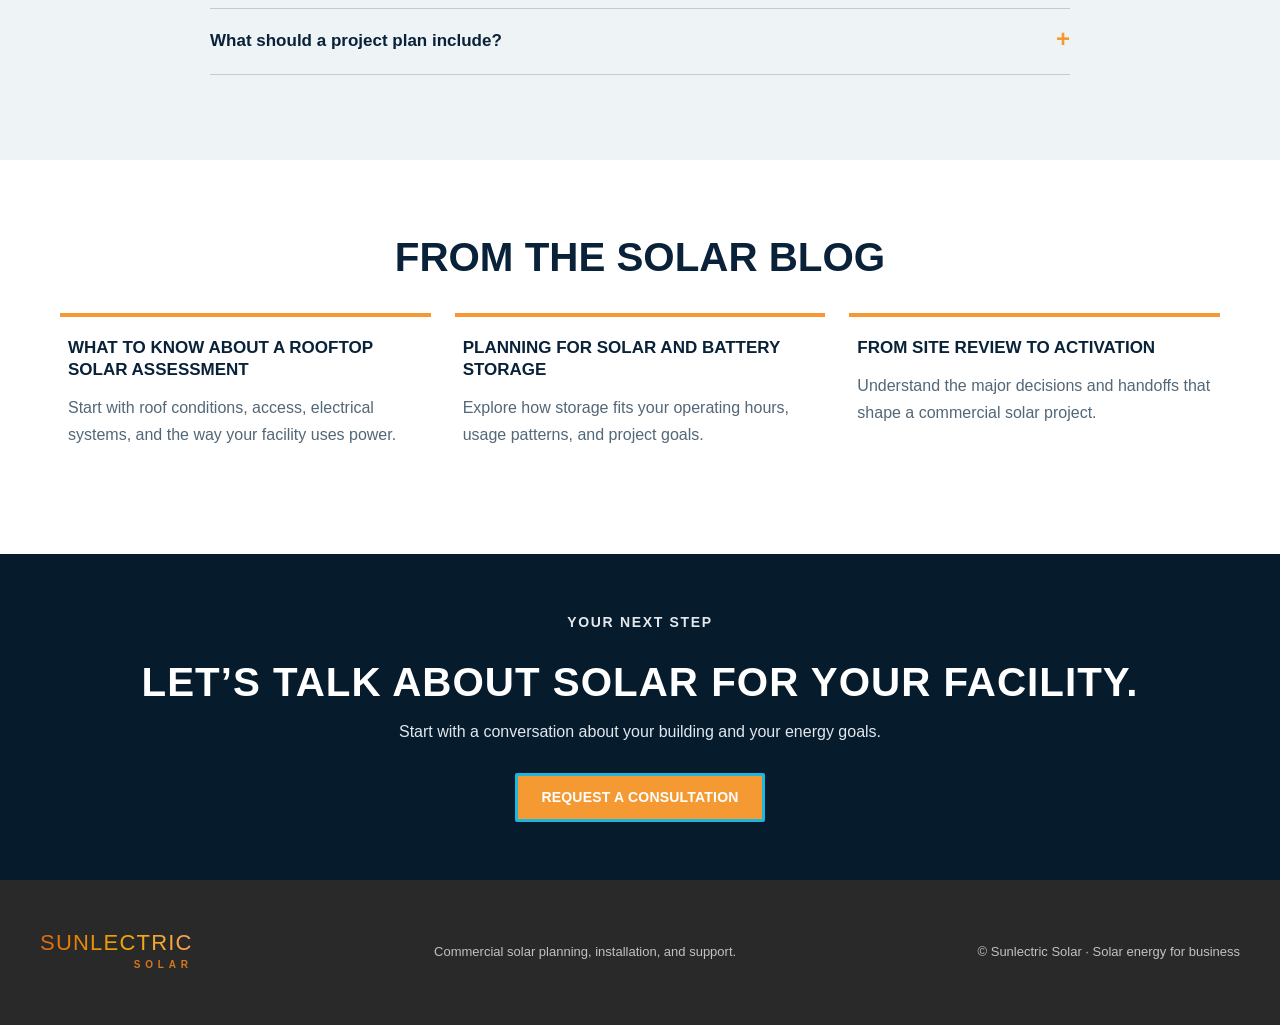
<file: demo-multipage.html>
<!doctype html>
<html lang="en">
<head>
<meta charset="utf-8">
<meta name="viewport" content="width=device-width, initial-scale=1">
<meta name="description" content="Sunlectric Solar WordPress commercial solar theme preview.">
<title>Sunlectric Solar | Multi-page homepage preview</title>
<link rel="icon" href="assets/showcase-favicon.svg" type="image/svg+xml">
<link rel="stylesheet" href="assets/style.css?v=1.3.2">
<script src="assets/site.js?v=1.3.2" defer></script>
</head>
<body>
<div class="wp-site-blocks"><div class="wp-block-group alignfull sunlectric-header">
<div class="sunlectric-header__inner">
  <nav class="sunlectric-nav-left" aria-label="Primary navigation"><a href="#faq">FAQ</a><a href="#projects">Projects</a><a href="#solutions">Services</a></nav>
  <a class="sunlectric-brand" href="demo-multipage.html" aria-label="Sunlectric Solar home"><span class="sunlectric-brand__name">SUNLECTRIC<span class="sunlectric-brand__descriptor">SOLAR</span></span></a>
  <nav class="sunlectric-nav-right" aria-label="Secondary navigation"><a href="#blog">Blog</a><a href="about.html">About</a><a href="contact.html">Contact us</a></nav>
  <details class="sunlectric-nav__mobile"><summary aria-label="Open navigation menu">☰</summary><nav class="sunlectric-nav__mobile-links" aria-label="Mobile navigation"><a href="#faq">FAQ</a><a href="#projects">Projects</a><a href="#solutions">Services</a><a href="#blog">Blog</a><a href="about.html">About</a><a href="contact.html">Contact us</a></nav></details>
</div>
</div>
<main id="main">
<div class="wp-block-group alignfull sunlectric-hero">
<div class="sunlectric-hero__inner">
  <div class="sunlectric-hero__intro">
    <p>Commercial solar planning built around your facility, your energy use, and the way your business operates.</p>
    <div class="sunlectric-hero__intro-action"><p>From first site review to system activation, get a clear plan and a team that keeps the project moving.</p><a class="sunlectric-button" href="contact.html">Request a solar consultation</a></div>
  </div>
  <div class="sunlectric-hero__main"><p class="sunlectric-eyebrow">Commercial solar energy</p><h1>Turn your rooftop into a smarter asset</h1><p class="sunlectric-hero__sub">Solar design and installation for businesses looking to take control of long-term energy costs.</p></div>
</div>
</div>



<div class="wp-block-group alignfull sunlectric-section" id="solutions">
<div class="sunlectric-section__copy"><div><h2>Commercial solar</h2><h3>POWER FOR THE PLACE YOU DO BUSINESS</h3><p>Every facility has a different energy profile. A thoughtful solar plan starts with your roof, your operating hours, and the loads that matter most.</p><a class="sunlectric-link-button" href="contact.html">Explore solar options</a></div></div><div class="sunlectric-section__image"><img src="assets/images/solar-logistics-campus.jpeg" alt="Wide rooftop solar array above a modern logistics facility"/></div>
</div>



<div class="wp-block-group alignfull sunlectric-band" id="approach">
<p class="sunlectric-eyebrow">A clear path from plan to power</p><h2>One project. Thoughtful at every step.</h2><h3>SITE REVIEW · SYSTEM DESIGN · INSTALLATION · ACTIVATION</h3><p>Know what is being planned, what comes next, and who is coordinating the work. Sunlectric brings the project into focus from the first conversation through final system handoff.</p><a class="sunlectric-link-button" href="contact.html">See how we work</a>
</div>



<div class="wp-block-group alignfull sunlectric-section">
<div class="sunlectric-section__image"><img src="assets/images/commercial-solar-rooftop.jpeg" alt="Aerial view of commercial rooftop solar panels"/></div><div class="sunlectric-section__copy"><div><h2>Solar + storage</h2><h3>MAKE MORE OF THE ENERGY YOU GENERATE</h3><p>Pair rooftop generation with battery storage to add flexibility to your facility's energy plan. Explore an approach shaped around your building and operating needs.</p><a class="sunlectric-link-button" href="contact.html">Explore storage</a></div></div>
</div>



<div class="wp-block-group alignfull sunlectric-wide-photo" id="projects">
<p class="sunlectric-eyebrow">Built around your business</p><h2>A solar project with the whole picture in view</h2><p>Clear milestones, coordinated teams, and a system planned for your site—not a one-size-fits-all package.</p><a class="sunlectric-button" href="contact.html">Start a conversation</a>
</div>



<div class="wp-block-group alignfull sunlectric-paper" id="benefits">
<div class="sunlectric-paper__inner"><h2>Commercial energy solutions</h2><div class="sunlectric-paper__grid"><article class="sunlectric-service"><h3>Rooftop solar</h3><p>Make productive use of available roof space with a system sized for your facility.</p></article><article class="sunlectric-service"><h3>Battery storage</h3><p>Add a new layer of flexibility to your on-site energy strategy.</p></article><article class="sunlectric-service"><h3>Energy planning</h3><p>Start with a clear view of your usage, site conditions, and project goals.</p></article></div></div>
</div>



<div class="wp-block-group alignfull sunlectric-mission" id="about">
<div class="sunlectric-mission__inner"><p class="sunlectric-eyebrow">Our mission</p><h2>Make the path to solar clearer.</h2><p>Commercial solar starts with understanding the facility. We connect roof conditions, energy use, system options, and project steps in one plan that businesses can follow.</p><div class="sunlectric-mission__steps"><span>01 / Review the site</span><span>02 / Explain the options</span><span>03 / Coordinate the work</span></div><a class="sunlectric-link-button sunlectric-mission__more" href="about.html">More about us</a></div>
</div>



<div class="wp-block-group alignfull sunlectric-contexts">
<div class="sunlectric-contexts__inner"><p class="sunlectric-eyebrow">Solar project contexts</p><h2>Built around the place you work.</h2><p class="sunlectric-contexts__intro">Example commercial settings shown with generic solar imagery.</p><div class="sunlectric-contexts__grid"><figure><img src="assets/images/solar-logistics-campus.jpeg" alt="Logistics facility with rooftop solar panels" loading="lazy"><figcaption>Logistics facilities</figcaption></figure><figure><img src="assets/images/commercial-solar-rooftop.jpeg" alt="Commercial rooftop solar array" loading="lazy"><figcaption>Commercial rooftops</figcaption></figure><figure><img src="assets/images/solar-rooftop-evening.jpeg" alt="Solar panels on a large building at evening" loading="lazy"><figcaption>On-site generation</figcaption></figure></div></div>
</div>


<div class="wp-block-group alignfull sunlectric-faq" id="faq">
<div class="sunlectric-faq__inner"><h2>Solar questions, clearly answered</h2><details><summary>What helps start a commercial solar review?</summary><p>Building details, recent energy use, roof information, and the goals behind the project help frame an initial conversation.</p></details><details><summary>Can solar and storage be planned together?</summary><p>Yes. Your facility's energy profile and operating needs can shape a combined solar and storage plan.</p></details><details><summary>What should a project plan include?</summary><p>A useful plan explains site assumptions, system options, timing, coordination, and next steps.</p></details></div>
</div>



<div class="wp-block-group alignfull sunlectric-guides" id="blog">
<div class="sunlectric-guides__inner"><h2>From the solar blog</h2><div class="sunlectric-guides__grid"><article><h3>What to know about a rooftop solar assessment</h3><p>Start with roof conditions, access, electrical systems, and the way your facility uses power.</p></article><article><h3>Planning for solar and battery storage</h3><p>Explore how storage fits your operating hours, usage patterns, and project goals.</p></article><article><h3>From site review to activation</h3><p>Understand the major decisions and handoffs that shape a commercial solar project.</p></article></div></div>
</div>


<div class="wp-block-group alignfull sunlectric-callout" id="contact">
<p class="sunlectric-eyebrow">Your next step</p><h2>Let’s talk about solar for your facility.</h2><p>Start with a conversation about your building and your energy goals.</p><a class="sunlectric-button" href="contact.html">Request a consultation</a>
</div>
</main>
<div class="wp-block-group alignfull sunlectric-footer">
<div class="sunlectric-footer__inner"><a class="sunlectric-brand" href="demo-multipage.html" aria-label="Sunlectric Solar home"><span class="sunlectric-brand__name">SUNLECTRIC<span class="sunlectric-brand__descriptor">SOLAR</span></span></a><p>Commercial solar planning, installation, and support.</p><p>© Sunlectric Solar · Solar energy for business</p></div>
</div>
</div>
</body>
</html>
</file>
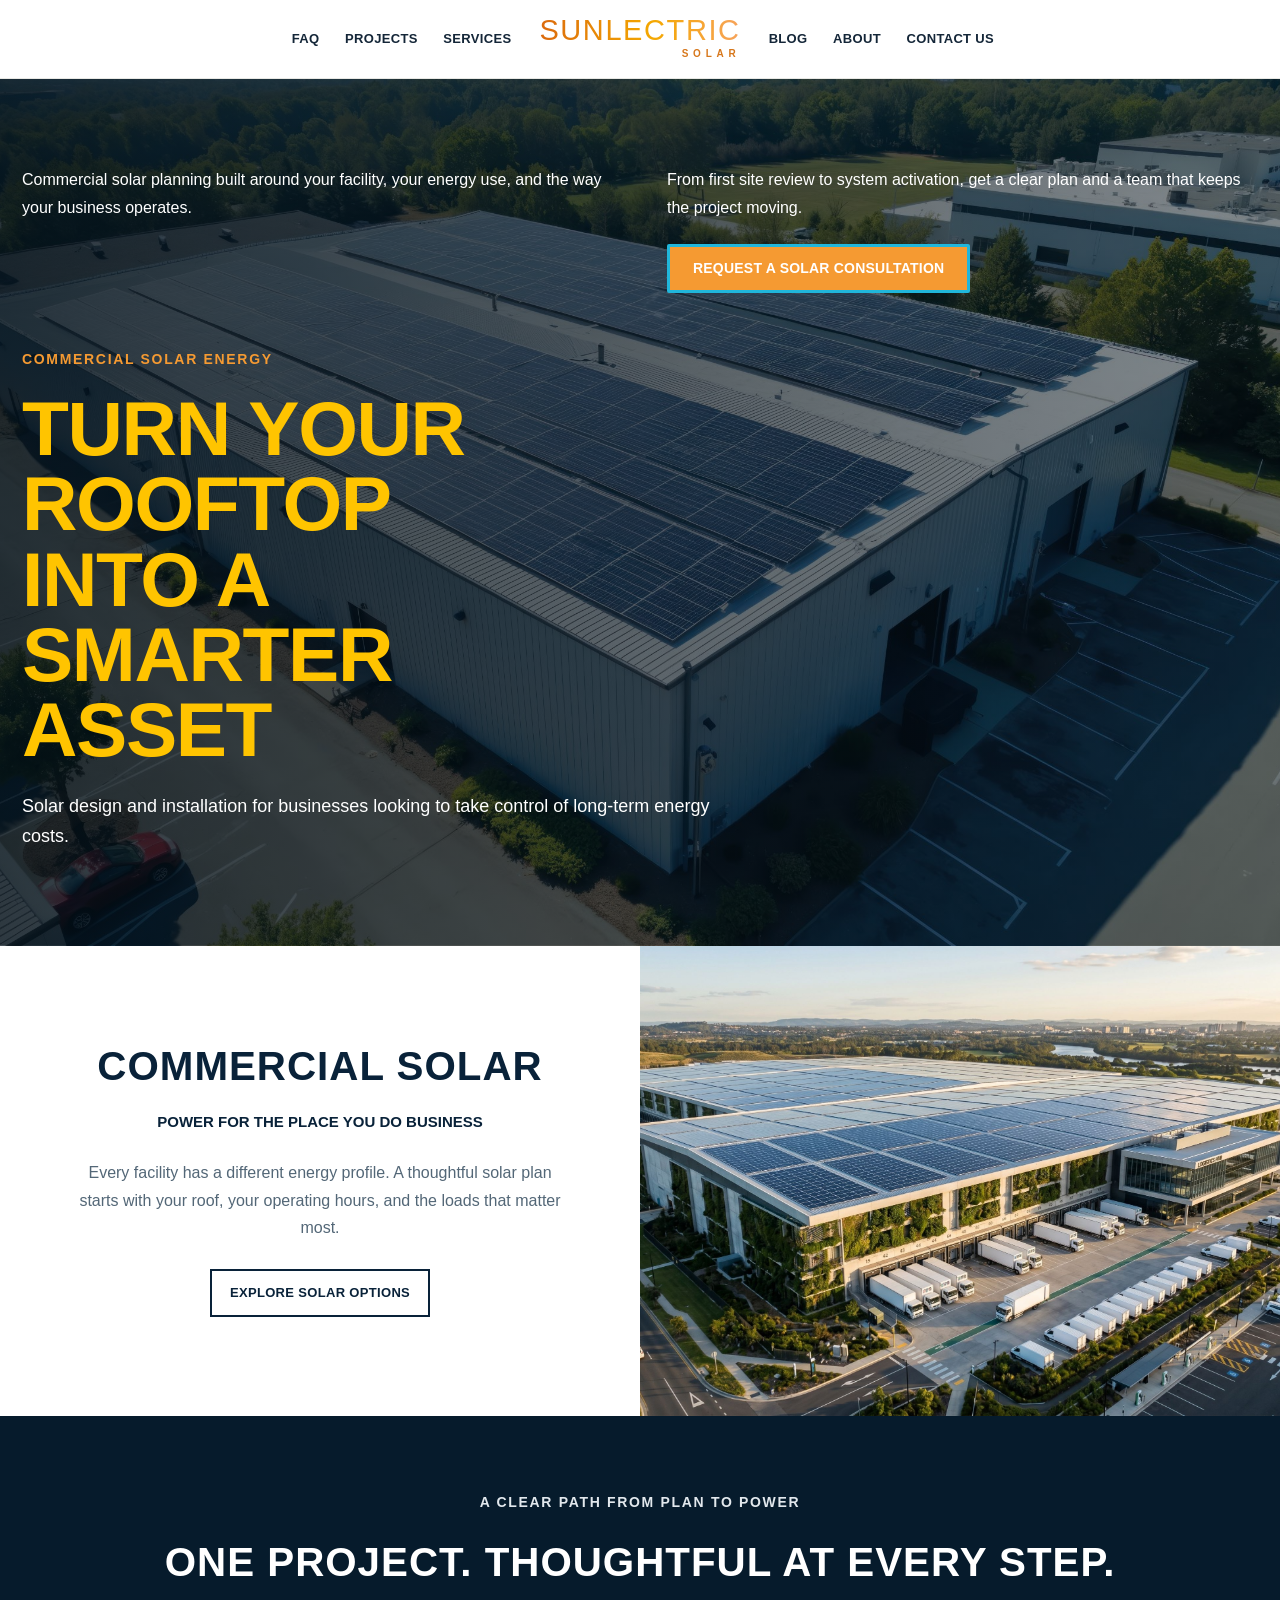
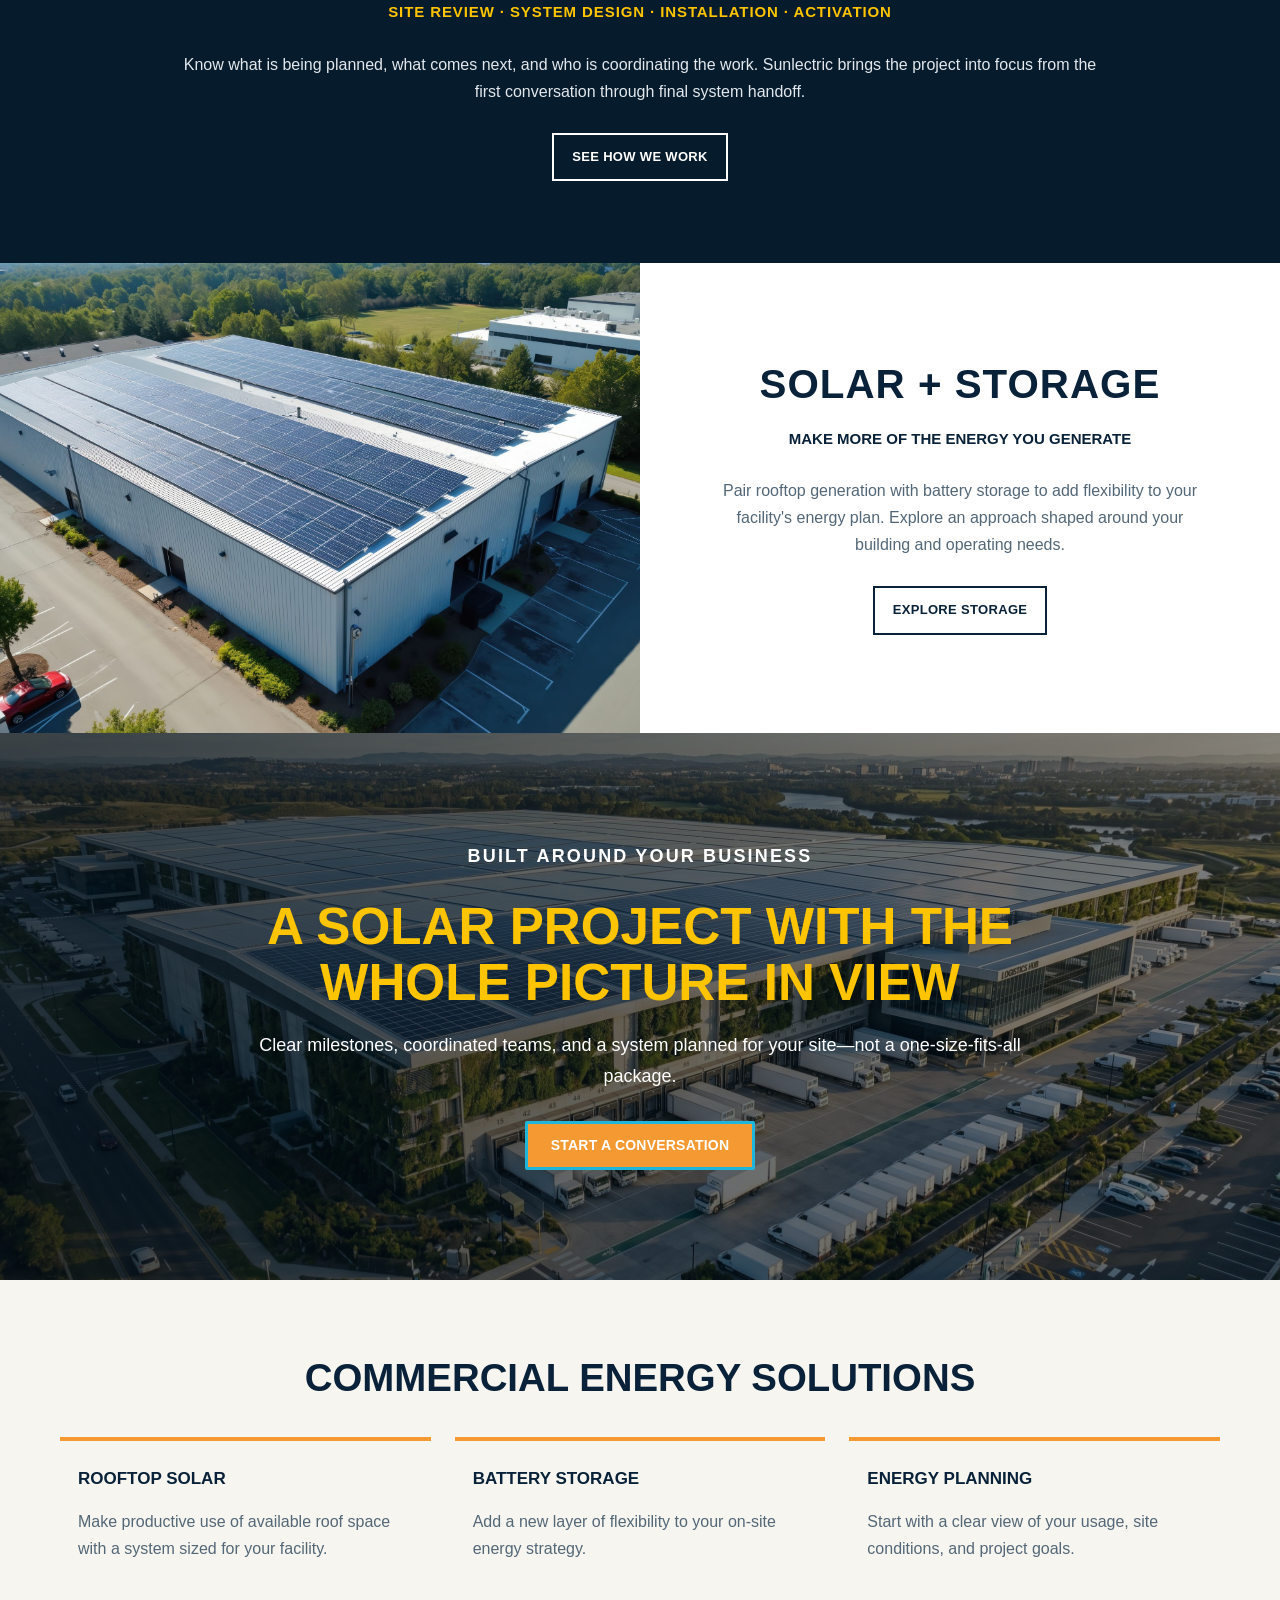
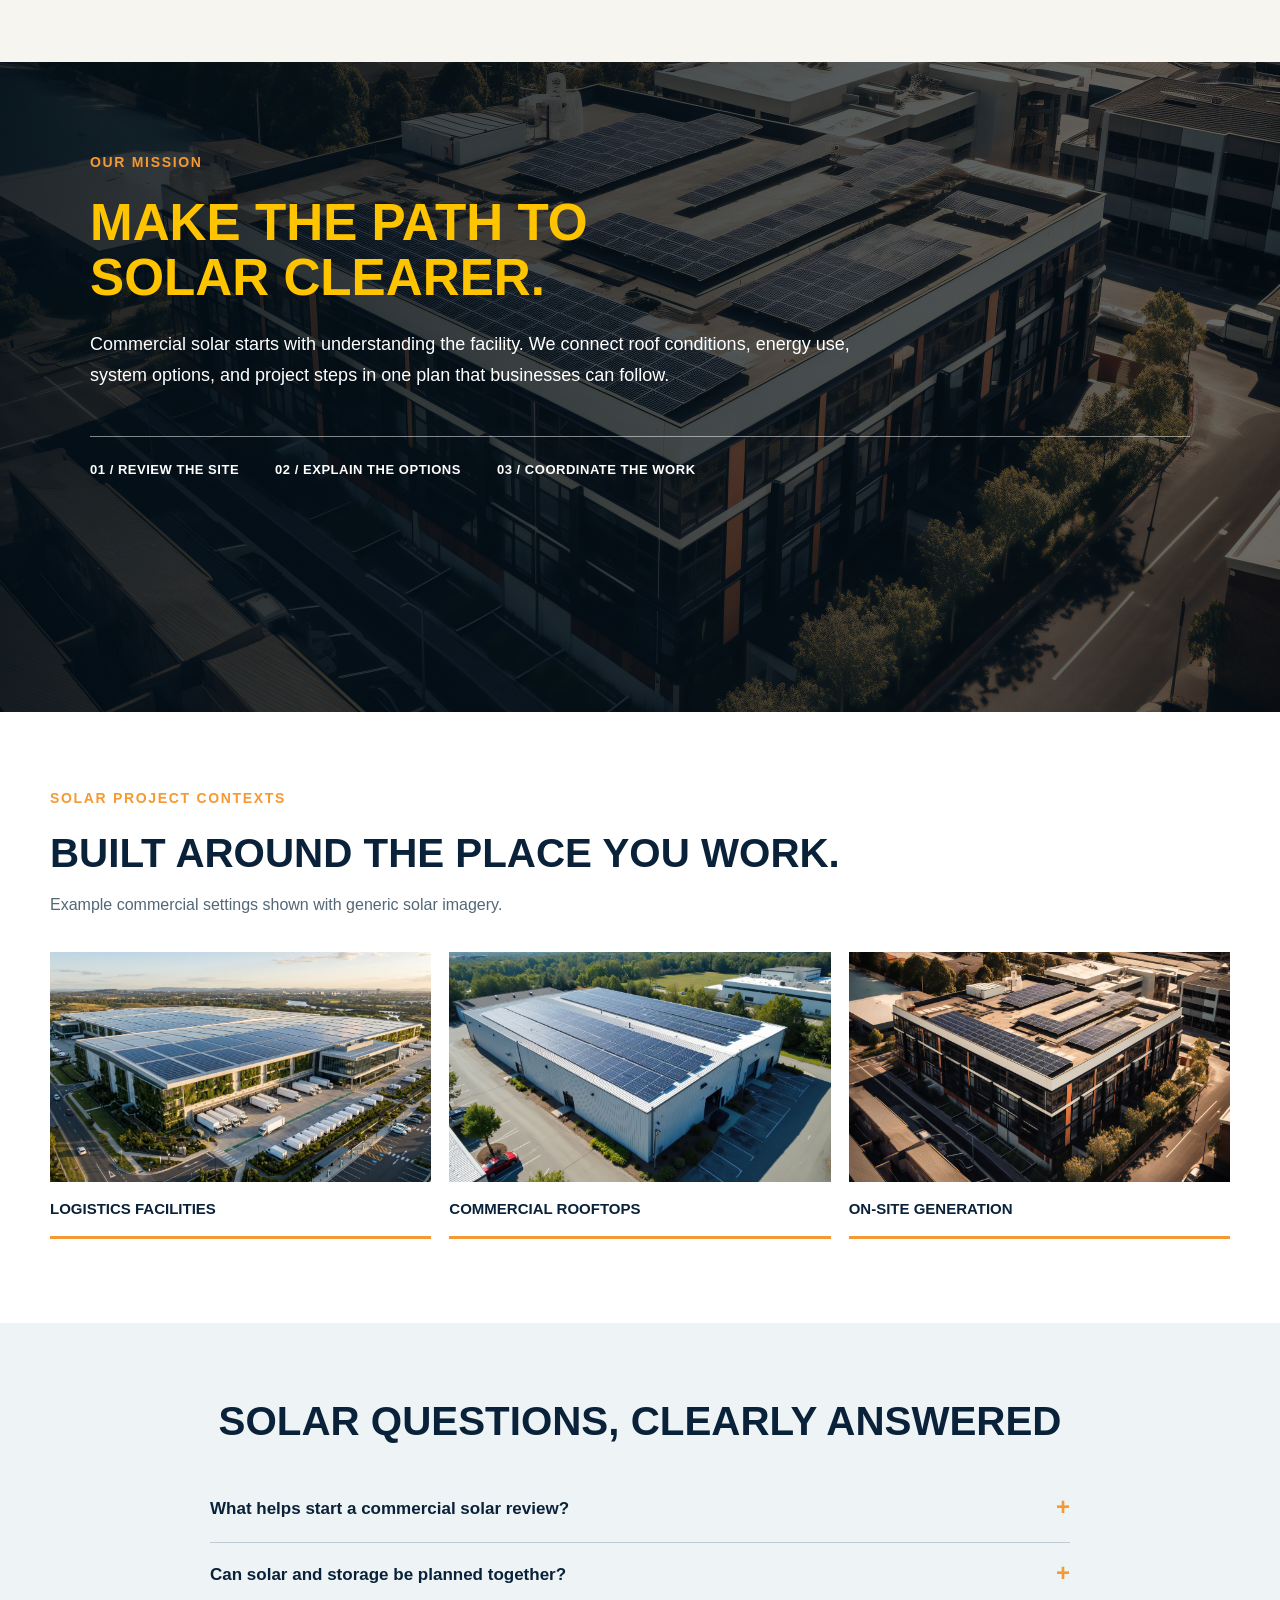
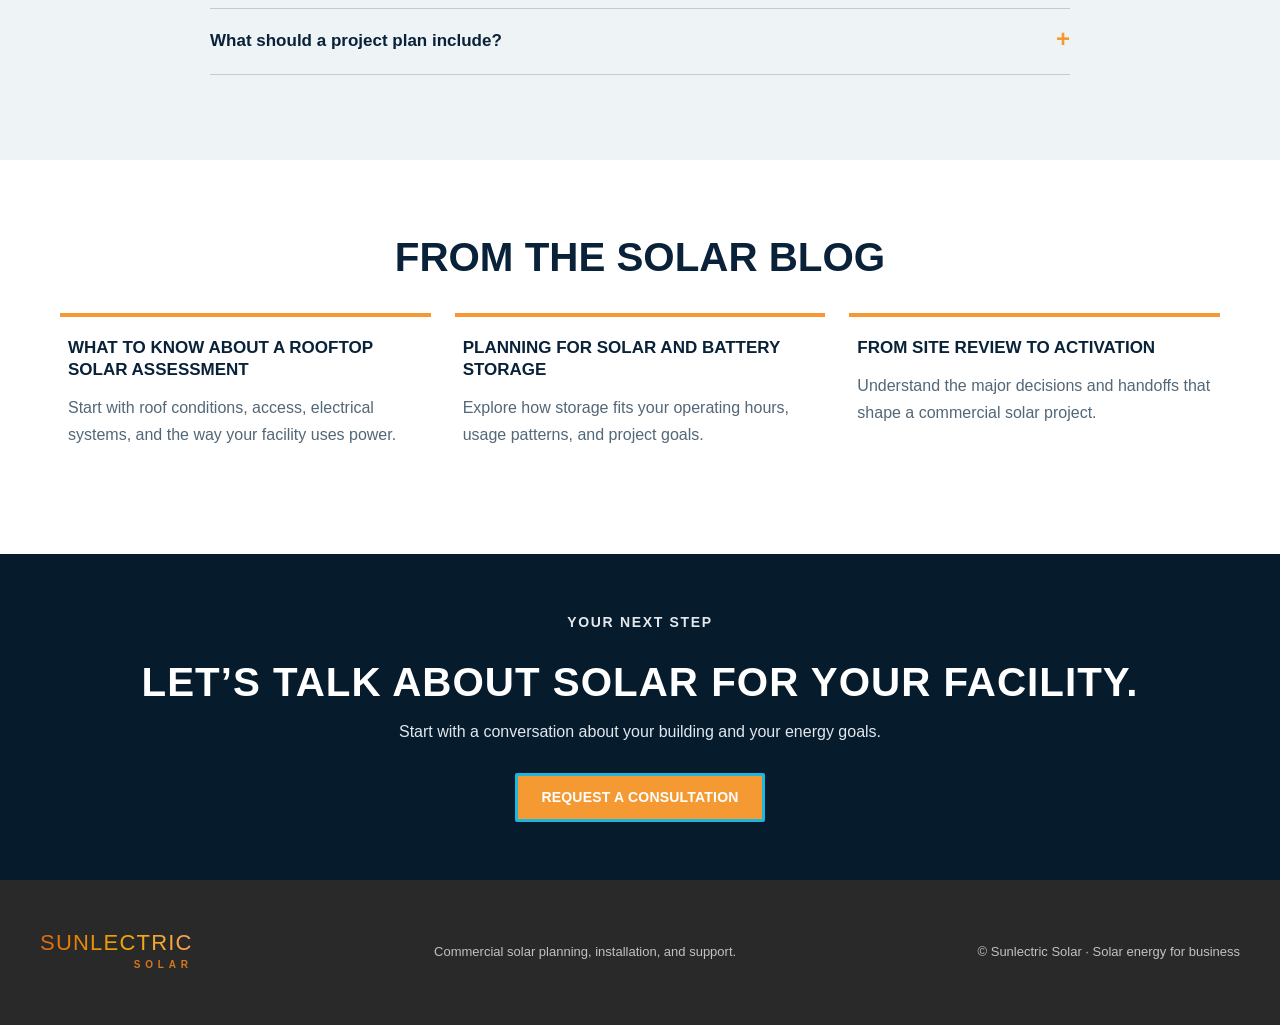
<file: demo.html>
<!doctype html>
<html lang="en">
<head>
<meta charset="utf-8">
<meta name="viewport" content="width=device-width, initial-scale=1">
<meta name="description" content="Sunlectric Solar WordPress commercial solar theme preview.">
<title>Sunlectric Solar | WordPress theme preview</title>
<link rel="icon" href="assets/showcase-favicon.svg" type="image/svg+xml">
<link rel="stylesheet" href="assets/style.css?v=1.3.2">
<script src="assets/site.js?v=1.3.2" defer></script>
</head>
<body>
<div class="wp-site-blocks"><div class="wp-block-group alignfull sunlectric-header">
<div class="sunlectric-header__inner">
  <nav class="sunlectric-nav-left" aria-label="Primary navigation"><a href="#faq">FAQ</a><a href="#projects">Projects</a><a href="#solutions">Services</a></nav>
  <a class="sunlectric-brand" href="demo.html" aria-label="Sunlectric Solar home"><span class="sunlectric-brand__name">SUNLECTRIC<span class="sunlectric-brand__descriptor">SOLAR</span></span></a>
  <nav class="sunlectric-nav-right" aria-label="Secondary navigation"><a href="#blog">Blog</a><a href="#about">About</a><a href="#contact">Contact us</a></nav>
  <details class="sunlectric-nav__mobile"><summary aria-label="Open navigation menu">☰</summary><nav class="sunlectric-nav__mobile-links" aria-label="Mobile navigation"><a href="#faq">FAQ</a><a href="#projects">Projects</a><a href="#solutions">Services</a><a href="#blog">Blog</a><a href="#about">About</a><a href="#contact">Contact us</a></nav></details>
</div>
</div>
<main id="main">
<div class="wp-block-group alignfull sunlectric-hero">
<div class="sunlectric-hero__inner">
  <div class="sunlectric-hero__intro">
    <p>Commercial solar planning built around your facility, your energy use, and the way your business operates.</p>
    <div class="sunlectric-hero__intro-action"><p>From first site review to system activation, get a clear plan and a team that keeps the project moving.</p><a class="sunlectric-button" href="#contact">Request a solar consultation</a></div>
  </div>
  <div class="sunlectric-hero__main"><p class="sunlectric-eyebrow">Commercial solar energy</p><h1>Turn your rooftop into a smarter asset</h1><p class="sunlectric-hero__sub">Solar design and installation for businesses looking to take control of long-term energy costs.</p></div>
</div>
</div>



<div class="wp-block-group alignfull sunlectric-section" id="solutions">
<div class="sunlectric-section__copy"><div><h2>Commercial solar</h2><h3>POWER FOR THE PLACE YOU DO BUSINESS</h3><p>Every facility has a different energy profile. A thoughtful solar plan starts with your roof, your operating hours, and the loads that matter most.</p><a class="sunlectric-link-button" href="#contact">Explore solar options</a></div></div><div class="sunlectric-section__image"><img src="assets/images/solar-logistics-campus.jpeg" alt="Wide rooftop solar array above a modern logistics facility"/></div>
</div>



<div class="wp-block-group alignfull sunlectric-band" id="approach">
<p class="sunlectric-eyebrow">A clear path from plan to power</p><h2>One project. Thoughtful at every step.</h2><h3>SITE REVIEW · SYSTEM DESIGN · INSTALLATION · ACTIVATION</h3><p>Know what is being planned, what comes next, and who is coordinating the work. Sunlectric brings the project into focus from the first conversation through final system handoff.</p><a class="sunlectric-link-button" href="#contact">See how we work</a>
</div>



<div class="wp-block-group alignfull sunlectric-section">
<div class="sunlectric-section__image"><img src="assets/images/commercial-solar-rooftop.jpeg" alt="Aerial view of commercial rooftop solar panels"/></div><div class="sunlectric-section__copy"><div><h2>Solar + storage</h2><h3>MAKE MORE OF THE ENERGY YOU GENERATE</h3><p>Pair rooftop generation with battery storage to add flexibility to your facility's energy plan. Explore an approach shaped around your building and operating needs.</p><a class="sunlectric-link-button" href="#contact">Explore storage</a></div></div>
</div>



<div class="wp-block-group alignfull sunlectric-wide-photo" id="projects">
<p class="sunlectric-eyebrow">Built around your business</p><h2>A solar project with the whole picture in view</h2><p>Clear milestones, coordinated teams, and a system planned for your site—not a one-size-fits-all package.</p><a class="sunlectric-button" href="#contact">Start a conversation</a>
</div>



<div class="wp-block-group alignfull sunlectric-paper" id="benefits">
<div class="sunlectric-paper__inner"><h2>Commercial energy solutions</h2><div class="sunlectric-paper__grid"><article class="sunlectric-service"><h3>Rooftop solar</h3><p>Make productive use of available roof space with a system sized for your facility.</p></article><article class="sunlectric-service"><h3>Battery storage</h3><p>Add a new layer of flexibility to your on-site energy strategy.</p></article><article class="sunlectric-service"><h3>Energy planning</h3><p>Start with a clear view of your usage, site conditions, and project goals.</p></article></div></div>
</div>



<div class="wp-block-group alignfull sunlectric-mission" id="about">
<div class="sunlectric-mission__inner"><p class="sunlectric-eyebrow">Our mission</p><h2>Make the path to solar clearer.</h2><p>Commercial solar starts with understanding the facility. We connect roof conditions, energy use, system options, and project steps in one plan that businesses can follow.</p><div class="sunlectric-mission__steps"><span>01 / Review the site</span><span>02 / Explain the options</span><span>03 / Coordinate the work</span></div></div>
</div>



<div class="wp-block-group alignfull sunlectric-contexts">
<div class="sunlectric-contexts__inner"><p class="sunlectric-eyebrow">Solar project contexts</p><h2>Built around the place you work.</h2><p class="sunlectric-contexts__intro">Example commercial settings shown with generic solar imagery.</p><div class="sunlectric-contexts__grid"><figure><img src="assets/images/solar-logistics-campus.jpeg" alt="Logistics facility with rooftop solar panels" loading="lazy"><figcaption>Logistics facilities</figcaption></figure><figure><img src="assets/images/commercial-solar-rooftop.jpeg" alt="Commercial rooftop solar array" loading="lazy"><figcaption>Commercial rooftops</figcaption></figure><figure><img src="assets/images/solar-rooftop-evening.jpeg" alt="Solar panels on a large building at evening" loading="lazy"><figcaption>On-site generation</figcaption></figure></div></div>
</div>


<div class="wp-block-group alignfull sunlectric-faq" id="faq">
<div class="sunlectric-faq__inner"><h2>Solar questions, clearly answered</h2><details><summary>What helps start a commercial solar review?</summary><p>Building details, recent energy use, roof information, and the goals behind the project help frame an initial conversation.</p></details><details><summary>Can solar and storage be planned together?</summary><p>Yes. Your facility's energy profile and operating needs can shape a combined solar and storage plan.</p></details><details><summary>What should a project plan include?</summary><p>A useful plan explains site assumptions, system options, timing, coordination, and next steps.</p></details></div>
</div>



<div class="wp-block-group alignfull sunlectric-guides" id="blog">
<div class="sunlectric-guides__inner"><h2>From the solar blog</h2><div class="sunlectric-guides__grid"><article><h3>What to know about a rooftop solar assessment</h3><p>Start with roof conditions, access, electrical systems, and the way your facility uses power.</p></article><article><h3>Planning for solar and battery storage</h3><p>Explore how storage fits your operating hours, usage patterns, and project goals.</p></article><article><h3>From site review to activation</h3><p>Understand the major decisions and handoffs that shape a commercial solar project.</p></article></div></div>
</div>


<div class="wp-block-group alignfull sunlectric-callout" id="contact">
<p class="sunlectric-eyebrow">Your next step</p><h2>Let’s talk about solar for your facility.</h2><p>Start with a conversation about your building and your energy goals.</p><a class="sunlectric-button" href="contact.html">Request a consultation</a>
</div>
</main>
<div class="wp-block-group alignfull sunlectric-footer">
<div class="sunlectric-footer__inner"><a class="sunlectric-brand" href="demo.html" aria-label="Sunlectric Solar home"><span class="sunlectric-brand__name">SUNLECTRIC<span class="sunlectric-brand__descriptor">SOLAR</span></span></a><p>Commercial solar planning, installation, and support.</p><p>© Sunlectric Solar · Solar energy for business</p></div>
</div>
</div>
</body>
</html>
</file>
<file: assets/showcase.css>
:root {
  color-scheme: dark;
  --bg: #090a0b;
  --surface: #111417;
  --surface-raised: #171a1d;
  --surface-glass: rgb(24 28 31 / 82%);
  --line: #373a3d;
  --line-bright: #73787d;
  --lime: #d5ff3f;
  --text: #f7f8f9;
  --muted: #aeb3b8;
  --soft: #70777d;
  --content: 1320px;
  --font: "Aptos", "Segoe UI", Arial, sans-serif;
  --heading: "Aptos Display", "Segoe UI", Arial, sans-serif;
}

*, *::before, *::after { box-sizing: border-box; }
html { scroll-behavior: smooth; scroll-padding-top: 96px; }
body {
  min-width: 320px;
  margin: 0;
  color: var(--text);
  background:
    radial-gradient(ellipse at 84% 6%, rgb(43 61 56 / 18%), transparent 28rem),
    linear-gradient(180deg, #0b0e11 0%, var(--bg) 58rem);
  font: 400 17px/1.65 var(--font);
  -webkit-font-smoothing: antialiased;
}
body::before {
  position: fixed;
  z-index: -1;
  inset: 0;
  content: "";
  pointer-events: none;
  opacity: .12;
  background-image: linear-gradient(rgb(255 255 255 / 4%) 1px, transparent 1px), linear-gradient(90deg, rgb(255 255 255 / 4%) 1px, transparent 1px);
  background-size: 46px 46px;
  mask-image: linear-gradient(to bottom, black, transparent 68%);
}
img { display: block; max-width: 100%; height: auto; }
a { color: inherit; text-decoration: none; }
button, summary { font: inherit; }
a:focus-visible, summary:focus-visible { outline: 3px solid var(--lime); outline-offset: 4px; }
h1, h2, h3, p { margin-top: 0; }
h1, h2, h3 { font-family: var(--heading); line-height: 1.08; letter-spacing: -.045em; }
h1 { margin-bottom: 22px; font-size: clamp(54px, 7.2vw, 100px); font-weight: 800; }
h2 { margin-bottom: 0; font-size: clamp(34px, 4.3vw, 58px); font-weight: 760; }
h3 { margin-bottom: 12px; font-size: 24px; }
p { color: var(--muted); }
.shell { width: min(var(--content), calc(100% - 72px)); margin-inline: auto; }
.skip-link { position: fixed; z-index: 1000; top: -80px; left: 20px; padding: 12px 16px; color: var(--bg); background: var(--lime); }
.skip-link:focus { top: 20px; }

.masthead { position: sticky; z-index: 100; top: 0; border-bottom: 1px solid rgb(115 120 125 / 24%); background: rgb(9 10 11 / 84%); backdrop-filter: blur(18px); }
.masthead-inner { width: min(1440px, calc(100% - 56px)); min-height: 76px; margin-inline: auto; display: flex; align-items: center; justify-content: space-between; gap: 30px; }
.brand-lockup { display: inline-flex; flex: 0 0 auto; align-items: center; gap: 12px; }
.brand-glyph { display: grid; width: 42px; height: 42px; place-items: center; border: 1px solid var(--line-bright); background: linear-gradient(145deg, #202529, #0d1012 70%); clip-path: polygon(0 0, 85% 0, 100% 17%, 100% 100%, 15% 100%, 0 85%); color: var(--text); font-size: 17px; font-weight: 800; letter-spacing: -.1em; }
.brand-glyph span { color: var(--lime); }
.brand-lockup strong, .brand-lockup small { display: block; line-height: 1.25; }
.brand-lockup strong { font-size: 12px; letter-spacing: .13em; }
.brand-lockup small { color: var(--muted); font-size: 9px; letter-spacing: .2em; }
.main-nav { display: flex; align-items: center; gap: clamp(18px, 3vw, 42px); margin-left: auto; }
.main-nav a, .nav-cta { color: #d9dcde; font-size: 13px; font-weight: 650; }
.main-nav a:hover, .site-footer a:hover { color: var(--lime); }
.nav-cta { padding: 12px 17px; border: 1px solid #d5ff3f80; color: var(--lime); clip-path: polygon(0 0, calc(100% - 12px) 0, 100% 12px, 100% 100%, 0 100%); transition: background .2s, color .2s; }
.nav-cta:hover { color: var(--bg); background: var(--lime); }
.mobile-nav { display: none; }

.eyebrow, .section-index { color: var(--lime); font-size: 11px; font-weight: 800; letter-spacing: .17em; line-height: 1.5; }
.eyebrow { display: flex; align-items: center; gap: 10px; margin-bottom: 25px; }
.status-dot { display: inline-block; width: 7px; height: 7px; border-radius: 50%; background: var(--lime); box-shadow: 0 0 14px var(--lime); }
.eyebrow-sep { color: var(--soft); }
.hero h1 span { color: var(--lime); }
.hero-actions, .release-actions { display: flex; flex-wrap: wrap; gap: 12px; }
.button { min-height: 48px; padding: 12px 18px; display: inline-flex; align-items: center; justify-content: center; gap: 18px; border: 1px solid transparent; font-size: 13px; font-weight: 750; transition: transform .2s, background .2s, color .2s, border-color .2s; }
.button:hover { transform: translateY(-2px); }
.button-primary { color: #111407; background: var(--lime); }
.button-primary:hover { background: #e3ff83; }
.button-quiet, .button-outline { border-color: var(--line-bright); color: var(--text); background: rgb(255 255 255 / 2%); }
.button-quiet:hover, .button-outline:hover { border-color: var(--lime); color: var(--lime); }
.glass-card { border: 1px solid var(--line-bright); background: linear-gradient(135deg, rgb(32 37 41 / 84%), var(--surface-glass) 48%, rgb(14 17 19 / 94%)); box-shadow: 0 22px 70px rgb(0 0 0 / 30%), inset 0 1px rgb(255 255 255 / 6%); backdrop-filter: blur(14px); }
.panel-top, .panel-caption, .score-top { display: flex; align-items: center; justify-content: space-between; gap: 14px; }
.panel-caption a, .text-action { color: var(--lime); font-size: 12px; font-weight: 700; }
.preview-panel::before { position: absolute; top: -1px; left: 18px; width: 118px; height: 3px; content: ""; background: var(--lime); box-shadow: 0 0 15px rgb(213 255 63 / 42%); }

.section { padding-block: clamp(80px, 10vw, 140px); }
.section-heading { display: grid; grid-template-columns: 1fr minmax(280px, .56fr); align-items: end; gap: 55px; margin-bottom: 42px; }
.section-heading .section-index { margin-bottom: 16px; }
.section-heading h2 { max-width: 790px; }
.section-heading>p { max-width: 520px; margin: 0 0 3px; }
.preview-grid { display: grid; grid-template-columns: minmax(0, 1.42fr) minmax(300px, .58fr); align-items: start; gap: 20px; }
.page-preview-grid { display: grid; grid-template-columns: repeat(3, minmax(0, 1fr)); gap: 18px; }
.page-preview-card { overflow: hidden; padding: 12px; }
.page-preview-card > a { display: block; height: 245px; overflow: hidden; }
.page-preview-card img { display: block; width: 100%; height: 100%; object-fit: cover; object-position: top; }
.page-preview-card > div { padding: 20px 12px 16px; }
.page-preview-card h3, .footer-preview-heading h3 { color: var(--text); font-size: 21px; margin: 0 0 10px; }
.page-preview-card p, .footer-preview-heading p { margin: 0 0 18px; }
.page-preview-actions { margin-top: 24px; }
.footer-preview-heading { align-items: end; display: flex; justify-content: space-between; gap: 24px; margin: 60px 0 22px; }
.footer-preview-heading p { max-width: 520px; }
.footer-preview-grid { display: grid; grid-template-columns: 1fr 1fr; gap: 18px; }
.footer-preview-card { display: block; overflow: hidden; padding: 12px; text-decoration: none; }
.footer-preview-card > span { color: var(--lime); display: block; font-size: 11px; font-weight: 800; letter-spacing: .08em; padding: 4px 4px 13px; }
.footer-preview-card img { display: block; width: 100%; height: auto; }
.studio-layout { display:grid; grid-template-columns:minmax(0,1.15fr) minmax(280px,.85fr); gap:18px; align-items:stretch; }
.studio-board { display:grid; align-content:start; gap:12px; padding:16px; }
.studio-board__bar, .studio-board__foot { display:flex; justify-content:space-between; gap:12px; color:var(--muted); font-size:10px; font-weight:800; letter-spacing:.12em; }
.studio-board__foot span:first-child { color:var(--lime); text-decoration:underline; text-underline-offset:3px; }
.studio-film { display:flex; gap:8px; }
.studio-film b, .studio-film span { display:grid; min-width:52px; height:34px; place-items:center; border:1px solid var(--line); color:var(--muted); font-size:11px; font-weight:800; }
.studio-film b:first-child { border-color:var(--lime); color:var(--lime); }
.studio-stage { padding:28px 22px 22px; background:linear-gradient(105deg,#061b2c 0%,#0d3a52 58%,#123044 100%); }
.studio-stage p { margin:0 0 8px; color:#ffc400; font-size:11px; font-weight:800; letter-spacing:.16em; }
.studio-stage strong { display:block; max-width:14ch; color:#fff; font-size:clamp(26px,3vw,40px); letter-spacing:-.045em; line-height:1.02; }
.studio-stage em { display:inline-block; margin-top:16px; color:#f59a32; font-size:11px; font-style:normal; font-weight:800; letter-spacing:.08em; }
.studio-lanes { display:grid; gap:6px; }
.studio-lanes span { display:flex; height:16px; background:#101418; }
.studio-lanes i { display:block; height:8px; margin-top:4px; background:#8ec7e2; }
.studio-lanes i.is-text { background:#f59a32; }
.studio-lanes i.is-exit { background:#c5d4dc; }
.studio-notes { display:grid; gap:14px; }
.studio-notes article { padding:22px 22px 8px; border:1px solid var(--line); background:rgb(255 255 255 / 2%); }
.studio-notes h3 { margin-bottom:14px; font-size:22px; }
.studio-notes ul { margin:0; padding:0; list-style:none; }
.studio-notes li { padding:12px 0; border-top:1px solid var(--line); color:var(--muted); font-size:14px; line-height:1.45; }
.studio-notes li::before { color:var(--lime); content:"— "; }
.preview-panel { position: relative; overflow: hidden; padding: 12px; }
.panel-top { min-height: 32px; padding: 1px 4px 11px; color: var(--muted); font-size: 9px; font-weight: 750; letter-spacing: .13em; }
.panel-dots { display: flex; gap: 5px; }
.panel-dots i { width: 5px; height: 5px; border: 1px solid var(--soft); border-radius: 50%; }
.preview-panel>a { display: block; overflow: hidden; border: 1px solid #464c51; background: #edf4f8; }
.preview-panel>a img { width: 100%; height: auto; transition: transform .45s; }
.preview-panel>a:hover img { transform: scale(1.015); }
.preview-mobile>a img { max-height: 680px; object-fit: cover; object-position: top; }
.panel-caption { padding: 13px 4px 1px; color: #d6dadd; font-size: 12px; }

.section-alt { border-block: 1px solid rgb(115 120 125 / 20%); background: linear-gradient(180deg, rgb(23 26 29 / 72%), rgb(16 19 21 / 78%)); }
.benefit-grid { display: grid; grid-template-columns: repeat(4,1fr); gap: 14px; }
.benefit-card { min-height: 240px; padding: 25px; border: 1px solid var(--line); background: linear-gradient(150deg, rgb(255 255 255 / 4%), rgb(255 255 255 / 1%)); }
.card-number { display: block; margin-bottom: 45px; color: var(--lime); font-family: var(--heading); font-size: 16px; font-weight: 800; }
.benefit-card h3 { font-size: 22px; }
.benefit-card p { margin: 0; font-size: 14px; }

.build-layout { display: grid; grid-template-columns: minmax(0,1.4fr) minmax(280px,.6fr); gap: 18px; }
.stack-grid { display: grid; grid-template-columns: repeat(2,1fr); gap: 12px; }
.stack-card { min-height: 127px; padding: 20px; display: flex; align-items: flex-start; gap: 17px; border: 1px solid var(--line); background: rgb(255 255 255 / 2%); }
.stack-icon { width: 68px; min-width: 68px; height: 68px; display: block; border-radius: 8px; object-fit: contain; filter: drop-shadow(0 5px 13px rgb(0 0 0 / 38%)); }
.stack-card h3 { margin: 0 0 7px; font-size: 18px; letter-spacing: -.02em; }
.stack-card p { margin: 0; font-size: 13px; line-height: 1.55; }
.requirements-card { padding: 25px; }
.requirements-card .section-index { margin-bottom: 16px; font-size: 9px; }
.requirement { padding-block: 14px; display: flex; align-items: center; justify-content: space-between; border-bottom: 1px solid var(--line); color: var(--muted); font-size: 13px; }
.requirement strong { color: var(--lime); font-size: 15px; }
.requirements-note { margin: 20px 0; font-size: 13px; }
.text-action { display: inline-flex; gap: 12px; }

.evidence-section { border-block: 1px solid rgb(115 120 125 / 24%); background: radial-gradient(ellipse at 53% 4%, rgb(213 255 63 / 6%), transparent 46rem), #101315; }
.score-grid { display: grid; grid-template-columns: repeat(2,1fr); gap: 16px; }
.score-card { min-width: 0; padding: 20px; border: 1px solid var(--line); background: linear-gradient(150deg, #171b1e, #0d1012); }
.score-top { color: var(--muted); font-size: 9px; font-weight: 750; letter-spacing: .14em; }
.score-value { margin-top: 18px; color: var(--lime); font-family: var(--heading); font-size: 58px; font-weight: 780; line-height: 1; }
.score-value span { color: var(--soft); font-size: 18px; font-weight: 500; }
.score-card>p { margin: 4px 0 14px; color: var(--text); font-size: 12px; font-weight: 700; }
.metric-list { display: flex; flex-wrap: wrap; gap: 7px; margin-bottom: 17px; }
.metric-list span { padding: 5px 8px; border: 1px solid var(--line); color: var(--muted); font-size: 10px; }
.metric-list b { color: var(--lime); }
.score-card>a { display: block; overflow: hidden; border: 1px solid #44494e; background: #fff; }
.score-card>a img { width: 100%; height: auto; }
.evidence-note { margin-top: 18px; padding: 15px 18px; display: flex; align-items: flex-start; gap: 13px; border: 1px solid #69723c; background: rgb(213 255 63 / 4%); }
.evidence-note p { margin: 0; font-size: 13px; }
.evidence-note a { color: var(--lime); text-decoration: underline; text-underline-offset: 3px; }
.note-mark { display: grid; width: 23px; min-width: 23px; height: 23px; place-items: center; border: 1px solid var(--lime); border-radius: 50%; color: var(--lime); font-size: 12px; font-weight: 800; }

.release-panel { padding: clamp(26px, 5vw, 65px); display: grid; grid-template-columns: .85fr 1.15fr; gap: 56px; }
.release-panel .section-index { margin-bottom: 16px; }
.release-panel h2 { font-size: clamp(34px, 4.4vw, 56px); }
.release-panel h2 span { color: var(--lime); }
.release-copy p { font-size: 15px; }
.release-actions { margin-top: 23px; }
.site-footer { padding-block: 28px; border-top: 1px solid var(--line); background: #070809; }
.footer-inner { display: flex; align-items: center; justify-content: space-between; gap: 20px; }
.footer-inner p, .footer-inner>a:last-child { margin: 0; color: var(--muted); font-size: 11px; }

@media (max-width: 980px) {
  .shell { width: min(var(--content), calc(100% - 48px)); }
  .masthead-inner { width: calc(100% - 40px); gap: 16px; }
  .main-nav { gap: 17px; }
  .main-nav a { font-size: 12px; }
  .benefit-grid { grid-template-columns: repeat(2,1fr); }
  .build-layout, .studio-layout { grid-template-columns: 1fr; }
  .requirements-card { display: grid; grid-template-columns: 1fr 1fr; gap: 0 22px; }
  .requirements-card .section-index, .requirements-note, .text-action { grid-column: 1 / -1; }
  .requirements-card .section-index { margin-bottom: 10px; }
  .requirement { padding-block: 8px; }
}
@media (max-width: 720px) {
  html { scroll-padding-top: 78px; }
  body { font-size: 16px; }
  .shell { width: calc(100% - 36px); }
  .masthead-inner { min-height: 66px; width: calc(100% - 32px); }
  .brand-glyph { width: 37px; height: 37px; }
  .brand-lockup { gap: 9px; }
  .brand-lockup strong { font-size: 11px; }
  .brand-lockup small { font-size: 8px; }
  .main-nav, .masthead>.masthead-inner>.nav-cta { display: none; }
  .mobile-nav { position: relative; display: block; margin-left: auto; }
  .mobile-nav summary { width: 43px; height: 40px; display: grid; align-content: center; justify-items: center; gap: 5px; border: 1px solid var(--line-bright); cursor: pointer; list-style: none; }
  .mobile-nav summary::-webkit-details-marker { display: none; }
  .mobile-nav summary span { width: 17px; height: 1px; background: var(--lime); }
  .mobile-nav nav { position: absolute; top: calc(100% + 12px); right: 0; width: min(280px, calc(100vw - 32px)); padding: 10px; border: 1px solid var(--line-bright); background: #101315f5; box-shadow: 0 20px 40px #0009; backdrop-filter: blur(18px); }
  .mobile-nav nav a { display: block; padding: 12px; border-bottom: 1px solid var(--line); color: #e7e9eb; font-size: 14px; }
  .mobile-nav nav a:last-child { border-bottom: 0; color: var(--lime); }
  .button { width: 100%; }
  .section { padding-block: 75px; }
  .section-heading { grid-template-columns: 1fr; gap: 17px; margin-bottom: 26px; }
  .section-heading h2 { font-size: clamp(34px, 9vw, 47px); }
  .section-heading>p { font-size: 15px; }
  .preview-grid, .score-grid { grid-template-columns: 1fr; }
  .benefit-grid { grid-template-columns: 1fr; }
  .benefit-card { min-height: 0; }
  .card-number { margin-bottom: 20px; }
  .stack-grid { grid-template-columns: 1fr; }
  .stack-card { min-height: 0; }
  .requirements-card { display: block; }
  .requirements-card .section-index { margin-bottom: 10px; }
  .requirements-note, .text-action { display: block; }
  .score-card { padding: 14px; }
  .release-panel { grid-template-columns: 1fr; gap: 25px; }
  .release-panel h2 { font-size: clamp(34px, 9vw, 48px); }
  .release-actions { display: grid; }
  .footer-inner { align-items: flex-start; flex-direction: column; }
  .footer-inner p { order: 1; }
}
@media (prefers-reduced-motion: reduce) {
  html { scroll-behavior: auto; }
  *, *::before, *::after { transition: none !important; }
}

/* Product preview leads the case study. */
.hero { padding-top: clamp(42px, 5vw, 68px); display: block; }
.hero-heading { display: flex; align-items: end; justify-content: space-between; gap: 32px; margin-bottom: 25px; }
.hero-copy { max-width: 850px; }
.hero-copy .eyebrow { margin-bottom: 14px; }
.hero h1 { max-width: none; margin-bottom: 11px; font-size: clamp(46px, 6vw, 76px); }
.hero-lead { max-width: 740px; margin: 0; color: #d8dcdf; font-size: clamp(19px, 2vw, 26px); }
.hero-actions { flex: 0 0 auto; }
.hero-site-preview { position: relative; overflow: hidden; padding: 10px; border: 1px solid #43494e; background: linear-gradient(145deg, rgb(33 38 42 / 92%), rgb(13 16 18 / 96%)); box-shadow: 0 28px 90px rgb(0 0 0 / 42%), inset 0 1px 0 rgb(255 255 255 / 8%); }
.hero-site-preview::before { position: absolute; z-index: 2; top: 0; left: 34px; width: 150px; height: 2px; content: ""; background: var(--lime); box-shadow: 0 0 19px rgb(213 255 63 / 65%); }
.preview-browser-bar { min-height: 34px; padding: 0 10px 9px; display: flex; align-items: center; gap: 12px; color: #9ba3a8; font-size: 9px; font-weight: 750; letter-spacing: .12em; }
.preview-browser-bar>a { margin-left: auto; color: var(--lime); }
.preview-disclaimer { margin: 12px 0 0; padding: 10px 13px; border-left: 2px solid var(--lime); color: #c3c9cd; background: rgb(255 255 255 / 3%); font-size: 12px; line-height: 1.5; }
.browser-dots { display: inline-flex; gap: 5px; }
.browser-dots i { width: 7px; height: 7px; border: 1px solid #778087; border-radius: 50%; }
.hero-fold-shot { display: block; overflow: hidden; border: 1px solid #596168; background: #eaf2f8; }
.hero-fold-shot img { width: 100%; height: auto; }
.hero-underbar { padding: 13px 3px 0; display: flex; justify-content: space-between; gap: 14px; color: var(--soft); font-size: 9px; font-weight: 750; letter-spacing: .12em; }
.hero-underbar b { color: var(--lime); }
.preview-grid { grid-template-columns: minmax(0, 1.55fr) minmax(280px, .7fr); align-items: start; gap: 22px; }
.preview-panel { padding: 14px; }
.preview-panel>a { max-height: 760px; box-shadow: 0 15px 42px rgb(0 0 0 / 28%); }
.preview-panel>a img { width: 100%; height: auto; }
.preview-mobile>a { width: min(100%, 410px); max-height: 760px; margin-inline: auto; }
.preview-mobile>a img { max-height: none; object-fit: contain; }
.panel-caption { display: flex; align-items: center; justify-content: space-between; gap: 12px; }
.stack-card { align-items: center; }
.score-grid { align-items: stretch; }
.score-card { position: relative; overflow: hidden; border-color: #40474c; background: linear-gradient(145deg, rgb(28 33 36 / 94%), rgb(12 15 17 / 98%)); box-shadow: 0 22px 60px rgb(0 0 0 / 27%), inset 0 1px 0 rgb(255 255 255 / 7%); }
.score-card::before { position: absolute; top: 0; left: 19px; width: 104px; height: 2px; content: ""; background: var(--lime); box-shadow: 0 0 18px rgb(213 255 63 / 50%); }
.score-card>a { position: relative; padding: 9px; border: 1px solid #555e64; border-radius: 5px; background: linear-gradient(145deg, #272d31, #0b0d0f); box-shadow: 0 14px 34px rgb(0 0 0 / 38%), inset 0 1px 0 rgb(255 255 255 / 9%); }
.score-card>a::before { display: block; height: 18px; margin: -2px -2px 7px; border-bottom: 1px solid #3b4349; content: "●  ●  ●     PAGESPEED INSIGHTS / REPORT EVIDENCE"; color: #a9b1b6; font-size: 8px; letter-spacing: .08em; line-height: 15px; }
.score-card>a img { border: 1px solid #d7dce0; }
@media (max-width: 980px) {
  .hero-heading { align-items: flex-start; flex-direction: column; }
  .hero-actions { width: 100%; }
}
@media (max-width: 720px) {
  .hero { padding-top: 36px; }
  .hero-heading { gap: 18px; margin-bottom: 17px; }
  .hero h1 { font-size: clamp(42px, 12vw, 64px); }
  .hero-lead { font-size: 19px; }
  .hero-actions { display: grid; grid-template-columns: 1fr 1fr; }
  .hero-actions .button { width: 100%; padding-inline: 10px; gap: 6px; font-size: 12px; }
  .hero-site-preview { padding: 6px; }
  .preview-browser-bar { min-height: 29px; padding: 0 5px 7px; gap: 7px; font-size: 7px; }
  .preview-disclaimer { font-size: 11px; }
  .browser-dots i { width: 6px; height: 6px; }
  .hero-underbar { flex-wrap: wrap; font-size: 8px; }
  .hero-underbar span:last-child { width: 100%; }
  .preview-grid { grid-template-columns: 1fr; }
  .preview-panel>a { max-height: 620px; }
  .preview-mobile>a { max-height: 680px; }
  .preview-panel>a img { object-fit: cover; object-position: top; }
  .preview-mobile>a img { object-fit: contain; }
  .stack-icon { width: 60px; min-width: 60px; height: 60px; }
}

@media (max-width: 980px) { .page-preview-grid { grid-template-columns: repeat(2, minmax(0, 1fr)); } }
@media (max-width: 720px) { .page-preview-grid, .footer-preview-grid { grid-template-columns: 1fr; } .footer-preview-heading { align-items: flex-start; flex-direction: column; gap: 4px; } .page-preview-card > a { height: 220px; } }
</file>
<file: assets/style.css>
body { margin: 0; }
:root {
  --sunlectric-navy: #061b2c;
  --sunlectric-ink: #092239;
  --sunlectric-muted: #536777;
  --sunlectric-gold: #ffc400;
  --sunlectric-orange: #f59a32;
  --sunlectric-blue: #20b6db;
  --sunlectric-paper: #f7f5ef;
  --sunlectric-line: #e8e8e4;
}

html { scroll-behavior: smooth; }
body { background: #fff; color: var(--sunlectric-ink); font-family: Arial, "Helvetica Neue", sans-serif; font-size: 16px; line-height: 1.7; }
a { color: inherit; }
.wp-site-blocks { overflow: clip; }
.sunlectric-header { background: #fff; box-shadow: 0 1px 0 #e8e8e4; position: sticky; top: 0; z-index: 1000; }
.sunlectric-header__inner { align-items: center; display: grid; grid-template-columns: 1fr auto 1fr; gap: 28px; margin: 0 auto; max-width: 1200px; min-height: 78px; padding: 0 38px; position: relative; transition: min-height .24s ease; }
.sunlectric-brand { align-items: center; display: flex; grid-column: 2; justify-self: center; text-decoration: none; white-space: nowrap; }
.sunlectric-brand__name { background: linear-gradient(90deg, #db690d 0%, #f4a800 56%, #f7a35c 100%); background-clip: text; color: transparent; display: flex; flex-direction: column; font-size: 29px; font-weight: 500; letter-spacing: .055em; line-height: .85; text-transform: uppercase; transition: font-size .24s ease; }
.sunlectric-brand__descriptor { align-self: flex-end; color: #d7771b; font-size: 10px; font-weight: 800; letter-spacing: .48em; line-height: 1.3; margin-top: 5px; max-height: 14px; opacity: 1; overflow: hidden; transform: translateY(0); transition: max-height .24s ease, margin-top .24s ease, opacity .18s ease, transform .24s ease; }
.sunlectric-header.is-compact { box-shadow: 0 3px 18px rgb(6 27 44 / 14%); }
.sunlectric-header.is-compact .sunlectric-header__inner { min-height: 60px; }
.sunlectric-header.is-compact .sunlectric-brand__name { font-size: 22px; }
.sunlectric-header.is-compact .sunlectric-brand__descriptor { margin-top: 0; max-height: 0; opacity: 0; transform: translateY(-4px); }
main [id] { scroll-margin-top: 84px; }
@media (prefers-reduced-motion: reduce) { .sunlectric-header__inner, .sunlectric-brand__name, .sunlectric-brand__descriptor { transition: none; } }
.sunlectric-nav-left, .sunlectric-nav-right { align-items: center; display: flex; gap: clamp(17px, 2vw, 31px); white-space: nowrap; }
.sunlectric-nav-left { grid-column: 1; justify-content: flex-end; }
.sunlectric-nav-right { grid-column: 3; justify-content: flex-start; }
.sunlectric-nav-left a, .sunlectric-nav-right a, .sunlectric-nav__mobile-links a { color: #142638; font-size: 13px; font-weight: 800; letter-spacing: .025em; text-decoration: none; text-transform: uppercase; }
.sunlectric-nav-left a:hover, .sunlectric-nav-right a:hover, .sunlectric-nav__mobile-links a:hover { color: var(--sunlectric-orange); }
.sunlectric-nav__mobile { display: none; position: relative; }
.sunlectric-nav__mobile summary { color: var(--sunlectric-ink); cursor: pointer; font-size: 25px; line-height: 1; list-style: none; }
.sunlectric-nav__mobile summary::-webkit-details-marker { display: none; }
.sunlectric-nav__mobile-links { background: #fff; border-top: 3px solid var(--sunlectric-orange); box-shadow: 0 14px 35px #061b2c33; min-width: 210px; padding: 9px 16px; position: absolute; right: 0; top: calc(100% + 18px); z-index: 9; }
.sunlectric-nav__mobile-links a { display: block; padding: 10px 2px; }
@media (max-width: 1100px) { .sunlectric-header__inner { display: flex; justify-content: space-between; } .sunlectric-nav-left, .sunlectric-nav-right { display: none; } .sunlectric-nav__mobile { display: block; margin-left: auto; } .sunlectric-brand { left: 50%; position: absolute; transform: translateX(-50%); } }
.sunlectric-button a, .sunlectric-button { background: var(--sunlectric-orange); border: 3px solid var(--sunlectric-blue); border-radius: 2px; color: #fff; display: inline-block; font-size: 14px; font-weight: 800; letter-spacing: .015em; line-height: 1.2; padding: 13px 23px; text-decoration: none; text-transform: uppercase; }
.sunlectric-hero { align-items: center; background-image: linear-gradient(90deg, rgb(2 15 24 / 82%) 0%, rgb(2 15 24 / 63%) 53%, rgb(2 15 24 / 49%) 100%), url("images/commercial-solar-rooftop.jpeg"); background-position: center; background-size: cover; color: #fff; display: flex; min-height: 775px; }
.sunlectric-hero__inner { margin: 0 auto; max-width: 1240px; padding: 88px 22px 94px; width: 100%; }
.sunlectric-hero__intro { display: grid; gap: 54px; grid-template-columns: 1fr 1fr; margin-bottom: 56px; }
.sunlectric-hero__intro p { color: #fff; font-size: 16px; line-height: 1.75; margin: 0; max-width: 580px; }
.sunlectric-hero__intro-action { align-items: flex-start; display: flex; flex-direction: column; gap: 22px; }
.sunlectric-hero__main { max-width: 830px; }
.sunlectric-eyebrow { color: var(--sunlectric-orange); font-size: 14px; font-weight: 900; letter-spacing: .12em; line-height: 1.45; margin: 0 0 22px; text-transform: uppercase; }
.sunlectric-hero h1 { color: var(--sunlectric-gold); font-size: clamp(3.1rem, 6vw, 5.2rem); font-weight: 900; letter-spacing: -.018em; line-height: .98; margin: 0 0 25px; max-width: 12ch; text-transform: uppercase; }
.sunlectric-hero__sub { color: #fff; font-size: 18px; line-height: 1.65; margin: 0; max-width: 700px; }
.sunlectric-section { display: grid; grid-template-columns: 1fr 1fr; }
.sunlectric-section__copy { align-content: center; display: grid; justify-items: center; padding: clamp(50px, 6vw, 92px) clamp(30px, 6vw, 100px); text-align: center; }
.sunlectric-section h2, .sunlectric-band h2, .sunlectric-callout h2 { color: var(--sunlectric-ink); font-size: clamp(2rem, 3.15vw, 3rem); font-weight: 900; letter-spacing: .025em; line-height: 1.1; margin: 0 0 22px; text-transform: uppercase; }
.sunlectric-section h3 { color: var(--sunlectric-ink); font-size: 15px; font-weight: 900; line-height: 1.5; margin: 0 0 26px; text-transform: uppercase; }
.sunlectric-section p, .sunlectric-band p { color: var(--sunlectric-muted); margin: 0 0 28px; max-width: 540px; }
.sunlectric-section__image { min-height: 470px; }
.sunlectric-section__image img { display: block; height: 100%; min-height: 470px; object-fit: cover; width: 100%; }
.sunlectric-link-button { border: 2px solid var(--sunlectric-ink); color: var(--sunlectric-ink); display: inline-block; font-size: 13px; font-weight: 900; letter-spacing: .025em; padding: 11px 18px; text-decoration: none; text-transform: uppercase; }
.sunlectric-link-button:hover { background: var(--sunlectric-ink); color: #fff; }
.sunlectric-band { background: var(--sunlectric-navy); color: #fff; padding: 76px 26px 82px; text-align: center; }
.sunlectric-band h2 { color: #fff; margin-bottom: 15px; }
.sunlectric-band h3 { color: var(--sunlectric-gold); font-size: 15px; font-weight: 900; letter-spacing: .06em; margin: 0 auto 26px; text-transform: uppercase; }
.sunlectric-band p { color: #e2e8ed; margin-left: auto; margin-right: auto; max-width: 920px; }
.sunlectric-band .sunlectric-link-button { border-color: #fff; color: #fff; }
.sunlectric-band .sunlectric-link-button:hover { background: #fff; color: var(--sunlectric-navy); }
.sunlectric-wide-photo { background: linear-gradient(90deg, rgb(3 14 22 / 74%), rgb(3 14 22 / 48%)), url("images/solar-logistics-campus.jpeg") center 54% / cover; color: #fff; padding: 110px 24px; text-align: center; }
.sunlectric-wide-photo h2 { color: var(--sunlectric-gold); font-size: clamp(2.2rem, 4vw, 3.7rem); font-weight: 900; line-height: 1.08; margin: 0 auto 20px; max-width: 800px; text-transform: uppercase; }
.sunlectric-wide-photo p { color: #fff; font-size: 18px; margin: 0 auto 30px; max-width: 780px; }
.sunlectric-paper { background: var(--sunlectric-paper); padding: 76px 24px; }
.sunlectric-paper__inner { margin: 0 auto; max-width: 1160px; }
.sunlectric-paper h2 { color: var(--sunlectric-ink); font-size: clamp(2rem, 3vw, 2.8rem); font-weight: 900; line-height: 1.12; margin: 0 auto 38px; max-width: 850px; text-align: center; text-transform: uppercase; }
.sunlectric-paper__grid { display: grid; gap: 24px; grid-template-columns: repeat(3, 1fr); }
.sunlectric-service { border-top: 4px solid var(--sunlectric-orange); padding: 24px 18px; }
.sunlectric-service h3 { color: var(--sunlectric-ink); font-size: 17px; font-weight: 900; margin: 0 0 14px; text-transform: uppercase; }
.sunlectric-service p { color: var(--sunlectric-muted); margin: 0; }
.sunlectric-callout { background: var(--sunlectric-navy); color: #fff; padding: 58px 24px; text-align: center; }
.sunlectric-callout h2 { color: #fff; margin-bottom: 14px; }
.sunlectric-callout p { color: #e2e8ed; margin: 0 auto 28px; }
.sunlectric-footer { background: #292929; color: #fff; padding: 54px 25px; }
.sunlectric-footer__inner { align-items: center; display: flex; justify-content: space-between; margin: 0 auto; max-width: 1200px; }
.sunlectric-footer p { color: #bfc2c4; font-size: 13px; margin: 0; }
.sunlectric-footer .sunlectric-brand__name { font-size: 22px; }
.sunlectric-footer .sunlectric-brand { grid-column: auto; left: auto; position: static; transform: none; }

@media (max-width: 900px) {
  .sunlectric-header__inner { min-height: 72px; padding: 0 20px; }
  .sunlectric-hero { min-height: 690px; }
  .sunlectric-hero__inner { padding: 72px 28px 76px; }
  .sunlectric-hero__intro { gap: 28px; }
  .sunlectric-hero h1 { font-size: clamp(3rem, 7vw, 4.7rem); }
  .sunlectric-section__copy { padding: 48px 30px; }
}
@media (max-width: 640px) {
  .sunlectric-header__inner { min-height: 68px; padding: 0 18px; }
  .sunlectric-brand__name { font-size: 22px; }
  .sunlectric-header.is-compact .sunlectric-header__inner { min-height: 56px; }
  .sunlectric-header.is-compact .sunlectric-brand__name { font-size: 18px; }

  .sunlectric-hero { min-height: 650px; }
  .sunlectric-hero__inner { padding: 58px 22px 66px; }
  .sunlectric-hero__intro { display: block; margin-bottom: 40px; text-align: center; }
  .sunlectric-hero__intro p { font-size: 14px; }
  .sunlectric-hero__intro-action { align-items: center; margin-top: 21px; }
  .sunlectric-hero .sunlectric-eyebrow { margin-bottom: 16px; }
  .sunlectric-hero h1 { font-size: clamp(2.55rem, 11.2vw, 3.4rem); line-height: 1.02; margin-left: auto; margin-right: auto; max-width: 12ch; text-align: center; }
  .sunlectric-hero__sub { font-size: 15px; text-align: center; }
  .sunlectric-section { grid-template-columns: 1fr; }
  .sunlectric-section--reverse .sunlectric-section__image { order: 2; }
  .sunlectric-section__image, .sunlectric-section__image img { min-height: 290px; }
  .sunlectric-section__copy { min-height: 340px; padding: 52px 25px; }
  .sunlectric-band { padding: 59px 24px; }
  .sunlectric-wide-photo { padding: 82px 22px; }
  .sunlectric-paper { padding: 58px 20px; }
  .sunlectric-paper__grid { grid-template-columns: 1fr; gap: 12px; }
  .sunlectric-service { padding: 20px 16px; }
  .sunlectric-footer__inner { display: grid; grid-template-columns: minmax(0, 1fr); gap: 12px; justify-content: initial; justify-items: center; text-align: center; }
  .sunlectric-footer .sunlectric-brand { margin-bottom: 8px; }
  .sunlectric-footer p { max-width: 32ch; }
}

.sunlectric-faq { background: #eef3f5; padding: 76px 24px 85px; }
.sunlectric-faq__inner, .sunlectric-guides__inner { margin: auto; max-width: 1160px; }
.sunlectric-faq h2, .sunlectric-guides h2 { color: var(--sunlectric-ink); font-size: clamp(2rem, 3.15vw, 3rem); font-weight: 900; line-height: 1.1; margin: 0 0 34px; text-align: center; text-transform: uppercase; }
.sunlectric-faq details { border-bottom: 1px solid #bfccd3; max-width: 860px; margin: auto; }
.sunlectric-faq summary { color: var(--sunlectric-ink); cursor: pointer; font-size: 17px; font-weight: 800; list-style: none; padding: 18px 0; }
.sunlectric-faq summary::-webkit-details-marker { display: none; }
.sunlectric-faq summary::after { color: var(--sunlectric-orange); content: '+'; float: right; font-size: 24px; line-height: 1; }
.sunlectric-faq details[open] summary::after { content: '−'; }
.sunlectric-faq details p { color: var(--sunlectric-muted); margin: 0; padding: 0 28px 22px 0; }
.sunlectric-guides { background: #fff; padding: 75px 24px 85px; }
.sunlectric-guides__grid { display: grid; gap: 24px; grid-template-columns: repeat(3,1fr); }
.sunlectric-guides article { border-top: 4px solid var(--sunlectric-orange); padding: 20px 8px; }
.sunlectric-guides h3 { color: var(--sunlectric-ink); font-size: 17px; font-weight: 900; line-height: 1.3; margin: 0 0 13px; text-transform: uppercase; }
.sunlectric-guides p { color: var(--sunlectric-muted); margin: 0; }
@media (max-width: 640px) { .sunlectric-faq, .sunlectric-guides { padding: 58px 20px; } .sunlectric-guides__grid { grid-template-columns: 1fr; gap: 10px; } }
.sunlectric-mission { background: linear-gradient(90deg, rgb(2 15 24 / 85%), rgb(2 15 24 / 58%)), url("images/solar-rooftop-evening.jpeg") center / cover; color: #fff; min-height: 470px; padding: 90px 28px; }
.sunlectric-mission__inner { margin: auto; max-width: 1100px; }
.sunlectric-mission h2 { color: var(--sunlectric-gold); font-size: clamp(2.4rem, 4vw, 3.8rem); font-weight: 900; line-height: 1.08; margin: 0 0 24px; max-width: 660px; text-transform: uppercase; }
.sunlectric-mission p:not(.sunlectric-eyebrow) { color: #fff; font-size: 18px; max-width: 790px; }
.sunlectric-mission__steps { border-top: 1px solid #ffffff80; display: flex; gap: 36px; margin-top: 46px; padding-top: 22px; text-transform: uppercase; }
.sunlectric-mission__steps span { color: #fff; font-size: 13px; font-weight: 900; letter-spacing: .04em; }
.sunlectric-mission .sunlectric-mission__more { border-color: #fff; color: #fff; margin-top: 30px; }
.sunlectric-mission .sunlectric-mission__more:hover { background: #fff; color: var(--sunlectric-navy); }
.sunlectric-contexts { background: #fff; padding: 76px 24px 84px; }
.sunlectric-contexts__inner { margin: auto; max-width: 1180px; }
.sunlectric-contexts h2 { color: var(--sunlectric-ink); font-size: clamp(2rem, 3.15vw, 3rem); font-weight: 900; line-height: 1.1; margin: 0 0 16px; text-transform: uppercase; }
.sunlectric-contexts__intro { color: var(--sunlectric-muted); margin: 0 0 34px; }
.sunlectric-contexts__grid { display: grid; gap: 18px; grid-template-columns: repeat(3,1fr); }
.sunlectric-contexts figure { margin: 0; }
.sunlectric-contexts img { display: block; height: 230px; object-fit: cover; width: 100%; }
.sunlectric-contexts figcaption { border-bottom: 3px solid var(--sunlectric-orange); color: var(--sunlectric-ink); font-size: 15px; font-weight: 900; padding: 14px 0; text-transform: uppercase; }
@media (max-width: 640px) { .sunlectric-mission { min-height: 0; padding: 70px 22px; } .sunlectric-mission__steps { display: grid; gap: 13px; margin-top: 32px; } .sunlectric-contexts { padding: 58px 20px; } .sunlectric-contexts__grid { grid-template-columns: 1fr; } .sunlectric-contexts img { height: 215px; } }
.preview-contact { background: #f7f5ef; min-height: 65vh; padding: 90px 22px; }
.preview-contact__inner { margin: auto; max-width: 760px; }
.preview-contact h1 { color: #092239; font-size: clamp(2.4rem, 5vw, 4rem); line-height: 1.05; margin: 0 0 20px; text-transform: uppercase; }
.preview-contact p { color: #536777; }
.preview-form { background: #fff; border-top: 5px solid #f59a32; margin-top: 34px; padding: 30px; }
.preview-form fieldset { border: 0; padding: 0; }
.preview-form label { color: #092239; display: block; font-weight: 800; margin-bottom: 18px; }
.preview-form input, .preview-form textarea { border: 1px solid #cfd7db; display: block; margin-top: 6px; padding: 12px; width: 100%; }
.preview-form button { cursor: default; opacity: .7; }
</file>
<file: assets/pages.css>
.sunlectric-inner-hero { align-items: center; background: linear-gradient(90deg, rgb(2 15 24 / 86%), rgb(2 15 24 / 48%)), url("images/solar-rooftop-evening.jpeg") center / cover; color: #fff; display: flex; min-height: 560px; padding: 96px 28px; }
.sunlectric-inner-hero--contact { background-image: linear-gradient(90deg, rgb(2 15 24 / 88%), rgb(2 15 24 / 53%)), url("images/commercial-solar-rooftop.jpeg"); }
.sunlectric-inner-hero__inner { margin: auto; max-width: 1200px; width: 100%; }
.sunlectric-inner-hero h1 { color: var(--sunlectric-gold); font-size: clamp(3.3rem, 6vw, 5.7rem); font-weight: 900; line-height: .99; margin: 0 0 26px; max-width: 900px; text-transform: uppercase; }
.sunlectric-inner-hero p:not(.sunlectric-eyebrow) { color: #fff; font-size: 19px; line-height: 1.6; max-width: 680px; }
.sunlectric-page-intro { display: grid; grid-template-columns: 1fr 1fr; }
.sunlectric-page-intro__copy { align-content: center; padding: clamp(60px, 7vw, 110px); }
.sunlectric-page-intro h2, .sunlectric-values h2, .sunlectric-contact-form h2, .sunlectric-contact-aside h2, .sunlectric-page-outro h2 { color: var(--sunlectric-ink); font-size: clamp(2rem, 3.1vw, 3.2rem); font-weight: 900; line-height: 1.08; margin: 0 0 24px; text-transform: uppercase; }
.sunlectric-page-intro p:not(.sunlectric-eyebrow) { color: var(--sunlectric-muted); font-size: 17px; margin: 0 0 20px; }
.sunlectric-page-intro .sunlectric-link-button { margin-top: 16px; }
.sunlectric-page-intro figure { margin: 0; min-height: 560px; }
.sunlectric-page-intro img { display: block; height: 100%; min-height: 560px; object-fit: cover; width: 100%; }
.sunlectric-values { background: var(--sunlectric-paper); padding: 90px 26px; }
.sunlectric-values__inner { margin: auto; max-width: 1180px; }
.sunlectric-values h2 { margin-bottom: 45px; }
.sunlectric-values__grid { display: grid; gap: 28px; grid-template-columns: repeat(3, 1fr); }
.sunlectric-values article { border-top: 4px solid var(--sunlectric-orange); padding: 26px 14px 0; }
.sunlectric-values article span { color: var(--sunlectric-orange); font-size: 13px; font-weight: 900; letter-spacing: .12em; }
.sunlectric-values h3 { color: var(--sunlectric-ink); font-size: 21px; font-weight: 900; margin: 12px 0; text-transform: uppercase; }
.sunlectric-values article p { color: var(--sunlectric-muted); margin: 0; }
.sunlectric-inner-photo { align-items: center; background: linear-gradient(90deg, rgb(2 15 24 / 82%), rgb(2 15 24 / 44%)), url("images/commercial-solar-rooftop.jpeg") center / cover; display: flex; min-height: 500px; padding: 90px 28px; }
.sunlectric-inner-photo > div { margin: auto; max-width: 1180px; width: 100%; }
.sunlectric-inner-photo h2 { color: var(--sunlectric-gold); font-size: clamp(2.5rem, 4.4vw, 4.6rem); font-weight: 900; line-height: 1.05; margin: 0; max-width: 790px; text-transform: uppercase; }
.sunlectric-page-outro { background: var(--sunlectric-navy); color: #fff; padding: 80px 25px; text-align: center; }
.sunlectric-page-outro > div { margin: auto; max-width: 900px; }
.sunlectric-page-outro h2 { color: #fff; }
.sunlectric-page-outro p { color: #e2e8ed; margin: 0 auto 32px; }
.sunlectric-contact-layout { background: var(--sunlectric-paper); padding: 88px 26px; }
.sunlectric-contact-layout__inner { display: grid; gap: clamp(30px, 5vw, 80px); grid-template-columns: minmax(0, 1.3fr) minmax(280px, .7fr); margin: auto; max-width: 1180px; }
.sunlectric-contact-form { background: #fff; border-top: 5px solid var(--sunlectric-orange); padding: clamp(30px, 5vw, 56px); }
.sunlectric-contact-form > p:not(.sunlectric-eyebrow), .sunlectric-contact-aside p:not(.sunlectric-eyebrow) { color: var(--sunlectric-muted); }
.sunlectric-contact-form form { display: grid; gap: 20px; margin-top: 34px; }
.sunlectric-form-grid { display: grid; gap: 20px; grid-template-columns: 1fr 1fr; }
.sunlectric-contact-form label { color: var(--sunlectric-ink); display: grid; font-size: 13px; font-weight: 900; gap: 8px; text-transform: uppercase; }
.sunlectric-contact-form input, .sunlectric-contact-form textarea { background: #f7f9fa; border: 1px solid #cbd5db; border-radius: 0; box-sizing: border-box; color: var(--sunlectric-ink); font: 16px/1.4 Arial, sans-serif; padding: 13px 14px; width: 100%; }
.sunlectric-contact-form input:focus, .sunlectric-contact-form textarea:focus { border-color: var(--sunlectric-orange); outline: 2px solid rgb(245 154 50 / 25%); }
.sunlectric-contact-form button { cursor: pointer; justify-self: start; }
.sunlectric-contact-form button:disabled { cursor: not-allowed; opacity: .68; }
.sunlectric-form-honeypot { left: -10000px; position: absolute; }
.sunlectric-form-note { background: #fff4df; border-left: 3px solid var(--sunlectric-orange); padding: 12px 16px; }
.sunlectric-form-message { background: #e9f6e9; border-left: 3px solid #328541; padding: 12px 16px; }
.sunlectric-form-message--error { background: #fff2ed; border-color: #b74c35; }
.sunlectric-contact-aside { align-self: start; padding: 36px 0; }
.sunlectric-contact-aside ul { border-top: 1px solid #bbc8cf; color: var(--sunlectric-ink); font-weight: 800; list-style: none; margin: 30px 0; padding: 16px 0 0; }
.sunlectric-contact-aside li { padding: 8px 0; }
.sunlectric-contact-aside li::before { color: var(--sunlectric-orange); content: '→'; margin-right: 10px; }
.sunlectric-contact-aside > a { color: var(--sunlectric-ink); font-weight: 800; overflow-wrap: anywhere; }
.sunlectric-map { background: #edf2f4; padding: 60px 26px; }
.sunlectric-map__inner { align-items: center; display: grid; gap: clamp(24px, 4vw, 56px); grid-template-columns: minmax(260px, .7fr) minmax(0, 1.3fr); margin: auto; max-width: 1180px; }
.sunlectric-map__copy h2 { color: var(--sunlectric-ink); font-size: clamp(2rem, 3vw, 3rem); font-weight: 900; line-height: 1.1; margin: 0 0 20px; text-transform: uppercase; }
.sunlectric-map__copy p:not(.sunlectric-eyebrow) { color: var(--sunlectric-muted); margin: 0 0 22px; }
.sunlectric-map__copy > a { border-bottom: 2px solid var(--sunlectric-orange); color: var(--sunlectric-ink); font-size: 13px; font-weight: 900; text-decoration: none; text-transform: uppercase; }
.sunlectric-map__copy small { color: var(--sunlectric-muted); display: block; margin-top: 32px; }
.sunlectric-map__copy small a { color: inherit; }
.sunlectric-map iframe { background: #dce5e9; border: 0; display: block; height: 330px; width: 100%; }
.sunlectric-footer--with-map { padding: 0; }
.sunlectric-footer--with-map .sunlectric-footer__inner { padding: 54px 25px; }
.sunlectric-map--footer { background: #071b2b; }
.sunlectric-map--footer .sunlectric-eyebrow { color: var(--sunlectric-orange); }
.sunlectric-map--footer .sunlectric-map__copy h2 { color: #fff; }
.sunlectric-map--footer .sunlectric-map__copy p:not(.sunlectric-eyebrow), .sunlectric-map--footer .sunlectric-map__copy small, .sunlectric-map--footer .sunlectric-map__copy > a { color: #d5e0e7; }
.sunlectric-preview-switch { align-items: center; display: flex; flex-wrap: wrap; gap: 12px; margin-top: 28px; }
.sunlectric-preview-switch a { border: 1px solid #fff9; color: #fff; font-size: 12px; font-weight: 900; padding: 9px 12px; text-decoration: none; text-transform: uppercase; }
.sunlectric-preview-switch a[aria-current="page"] { background: var(--sunlectric-orange); border-color: var(--sunlectric-orange); color: #102538; }
@media (max-width: 780px) { .sunlectric-page-intro, .sunlectric-contact-layout__inner, .sunlectric-map__inner { grid-template-columns: 1fr; } .sunlectric-page-intro figure, .sunlectric-page-intro img { min-height: 360px; } .sunlectric-values__grid { grid-template-columns: 1fr; gap: 28px; } .sunlectric-contact-aside { padding: 0; } }
@media (max-width: 640px) { .sunlectric-inner-hero { min-height: 470px; padding: 70px 22px; } .sunlectric-inner-hero h1 { font-size: clamp(2.6rem, 10.5vw, 3.8rem); } .sunlectric-inner-hero p:not(.sunlectric-eyebrow) { font-size: 16px; } .sunlectric-page-intro__copy { padding: 62px 25px; } .sunlectric-values, .sunlectric-contact-layout, .sunlectric-map { padding: 58px 20px; } .sunlectric-form-grid { grid-template-columns: 1fr; } .sunlectric-contact-form { padding: 28px 22px; } .sunlectric-inner-photo { min-height: 400px; padding: 60px 22px; } .sunlectric-map iframe { height: 280px; } .sunlectric-footer--with-map .sunlectric-footer__inner { padding: 45px 20px; } }
</file>
